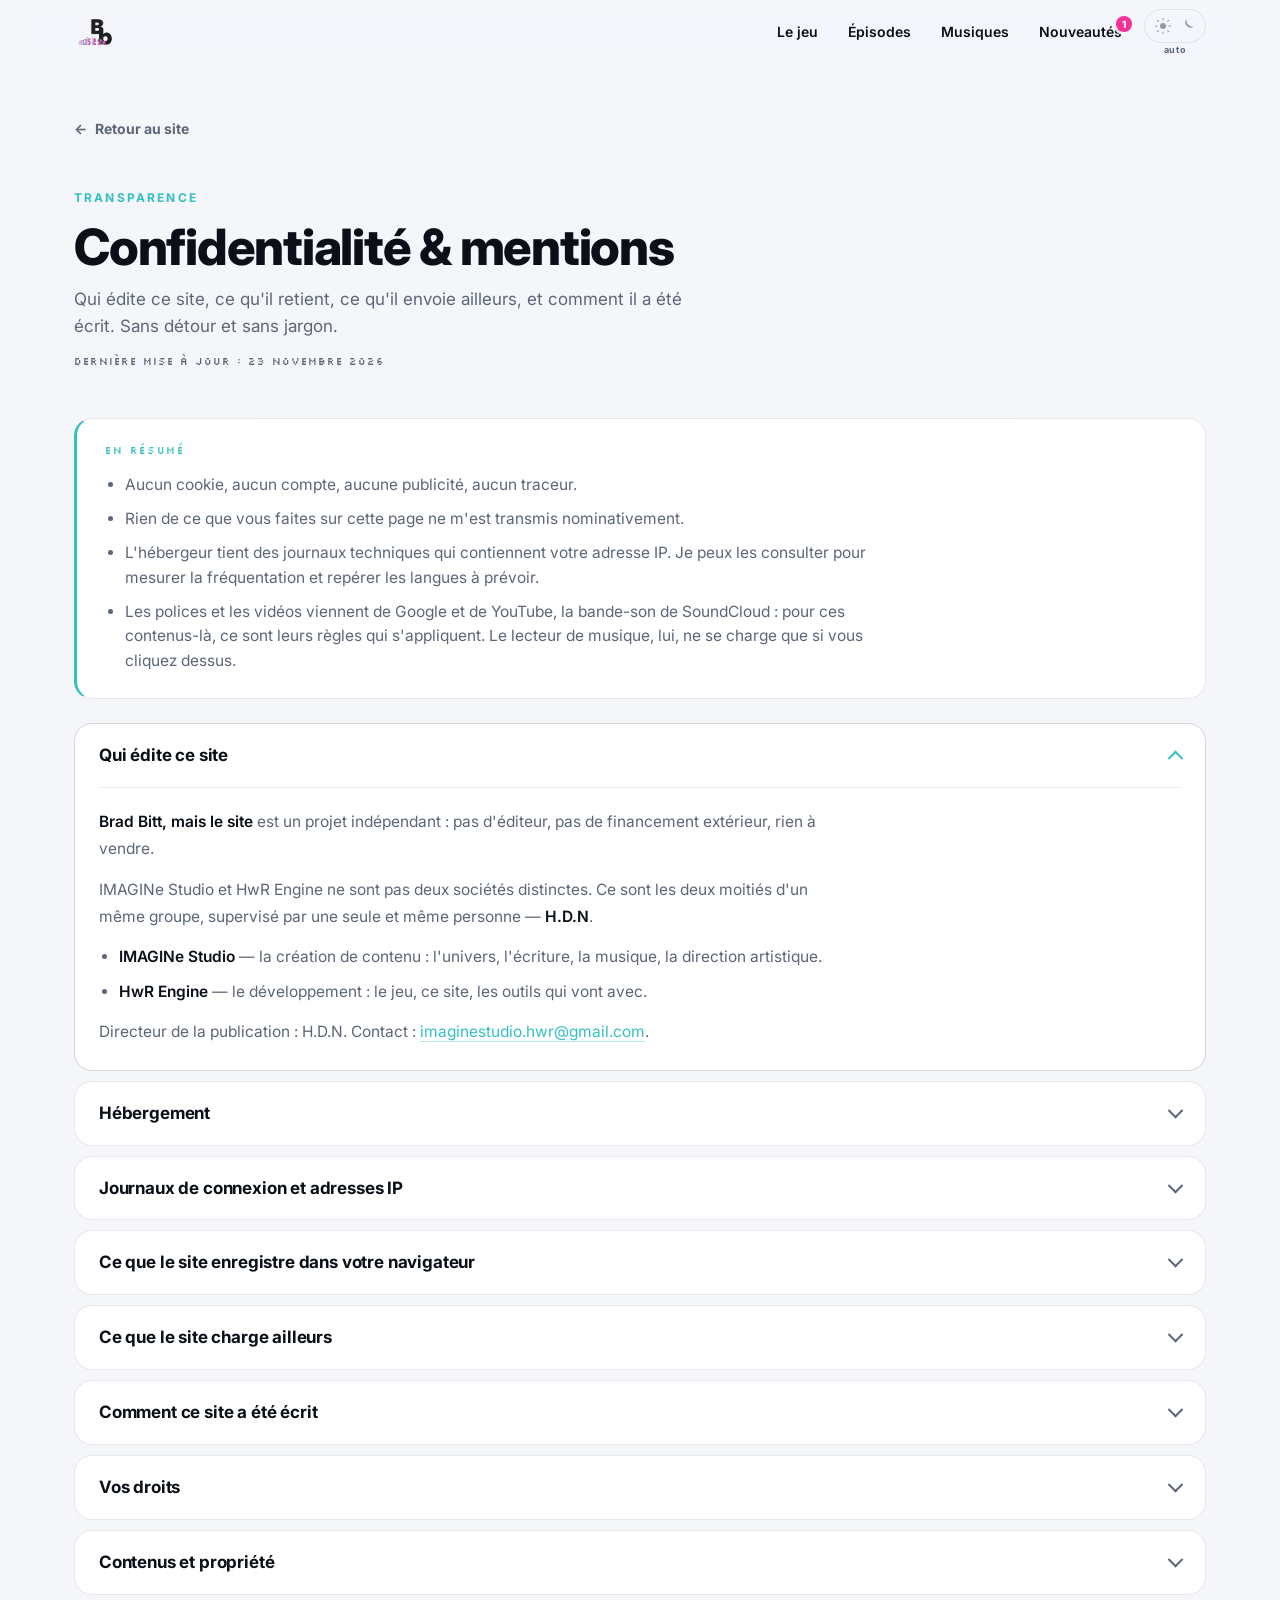
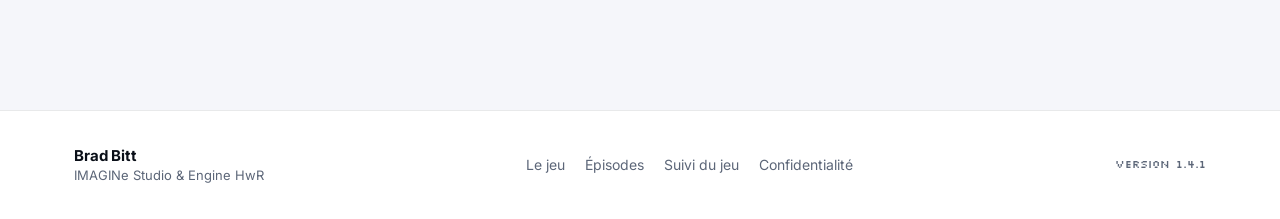
<file: confidentialite.html>
<!doctype html>
<html lang="fr">
<head>
  <meta charset="utf-8" />
  <meta name="viewport" content="width=device-width,initial-scale=1,viewport-fit=cover" />
  <title>Confidentialité &amp; mentions — Brad Bitt</title>
  <meta name="description" content="Qui édite Brad Bitt, mais le site, ce que le site enregistre, ce qu'il charge ailleurs, comment il a été écrit, et vos droits.">

  <link rel="preconnect" href="https://fonts.googleapis.com">
  <link rel="preconnect" href="https://fonts.gstatic.com" crossorigin>
  <link href="https://fonts.googleapis.com/css2?family=Inter:wght@300;400;500;600;700;800;900&family=Silkscreen:wght@400;700&display=swap" rel="stylesheet">

  <link rel="stylesheet" href="style.css">

  <!-- Favicon and app icons -->
  <link rel="icon" type="image/svg+xml" href="images/web/favicon.svg">
  <link rel="icon" type="image/png" sizes="96x96" href="images/web/favicon-96x96.png">
  <link rel="shortcut icon" href="favicon.ico">
  <link rel="apple-touch-icon" sizes="180x180" href="images/web/apple-touch-icon.png">
  <link rel="manifest" href="images/web/site.webmanifest">
  <meta name="theme-color" content="#08090d">
</head>
<body>
  <a class="skip-link" href="#app-main">Aller au contenu</a>

  <header class="site-header" role="banner">
    <div class="container header-inner">
      <a class="brand" href='/' aria-label="Brad Bitt — accueil">
        <img id="site-logo" src="images/logo bb site clair.png" alt="Logo Brad Bitt">
      </a>

      <nav class="mini-nav" aria-label="Navigation principale">
        <a class='nav-link' href='/jeu'>Le&nbsp;jeu</a>
        <a class="nav-link" href='/#episodes'>Épisodes</a>
        <a class="nav-link" href='/#music'>Musiques</a>

        <button class="nav-item" data-panel="news" id="btn-news">
          Nouveautés <span class="badge" id="news-badge" aria-label="nouvelle mise à jour">1</span>
        </button>

        <div class="theme-toggle-wrapper">
          <button id="theme-toggle" class="theme-toggle" aria-label="Changer le thème" title="Mode : automatique">
            <svg class="icon-sun" viewBox="0 0 24 24" width="18" height="18" aria-hidden="true">
              <circle cx="12" cy="12" r="4" fill="currentColor"></circle>
              <g stroke="currentColor" stroke-width="1.4" stroke-linecap="round">
                <line x1="12" y1="2" x2="12" y2="4"></line>
                <line x1="12" y1="20" x2="12" y2="22"></line>
                <line x1="2" y1="12" x2="4" y2="12"></line>
                <line x1="20" y1="12" x2="22" y2="12"></line>
                <line x1="4.5" y1="4.5" x2="6" y2="6"></line>
                <line x1="18" y1="18" x2="19.5" y2="19.5"></line>
                <line x1="4.5" y1="19.5" x2="6" y2="18"></line>
                <line x1="18" y1="6" x2="19.5" y2="4.5"></line>
              </g>
            </svg>
            <svg class="icon-moon" viewBox="0 0 24 24" width="18" height="18" aria-hidden="true">
              <path fill="currentColor" d="M21 12.8A9 9 0 0111.2 3 7 7 0 0021 12.8z"></path>
            </svg>
          </button>
          <span id="theme-mode-label" class="theme-mode-label" aria-hidden="true"></span>
        </div>
      </nav>
    </div>
  </header>

  <main id="app-main">
    <div class="container">
      <a class="retour" href="/"><span aria-hidden="true">←</span> Retour au site</a>
    </div>

    <!-- =================== CONFIDENTIALITÉ & MENTIONS ================== -->
    <section class="section legal legal-page" aria-labelledby="legal-title">
      <div class="container">
        <header class="section-head reveal">
          <p class="eyebrow">Transparence</p>
          <h2 id="legal-title">Confidentialité &amp; mentions</h2>
          <p class="section-lead">Qui édite ce site, ce qu'il retient, ce qu'il envoie ailleurs,
            et comment il a été écrit. Sans détour et sans jargon.</p>
          <p class="legal-date">Dernière mise à jour : 23 novembre 2026</p>
        </header>

        <div class="legal-tldr reveal">
          <p class="legal-tldr-title">En résumé</p>
          <ul>
            <li>Aucun cookie, aucun compte, aucune publicité, aucun traceur.</li>
            <li>Rien de ce que vous faites sur cette page ne m'est transmis nominativement.</li>
            <li>L'hébergeur tient des journaux techniques qui contiennent votre adresse IP.
              Je peux les consulter pour mesurer la fréquentation et repérer les langues à prévoir.</li>
            <li>Les polices et les vidéos viennent de Google et de YouTube, la bande-son de SoundCloud :
              pour ces contenus-là, ce sont leurs règles qui s'appliquent. Le lecteur de musique, lui,
              ne se charge que si vous cliquez dessus.</li>
          </ul>
        </div>

        <div class="legal-list">

          <details class="legal-item reveal" open>
            <summary><h3>Qui édite ce site</h3></summary>
            <div class="legal-body">
              <p><strong>Brad Bitt, mais le site</strong> est un projet indépendant : pas d'éditeur,
                pas de financement extérieur, rien à vendre.</p>
              <p>IMAGINe Studio et HwR Engine ne sont pas deux sociétés distinctes.
                Ce sont les deux moitiés d'un même groupe, supervisé par une seule et même
                personne — <strong>H.D.N</strong>.</p>
              <ul>
                <li><strong>IMAGINe Studio</strong> — la création de contenu : l'univers, l'écriture,
                  la musique, la direction artistique.</li>
                <li><strong>HwR Engine</strong> — le développement : le jeu, ce site, les outils
                  qui vont avec.</li>
              </ul>
              <p>Directeur de la publication : H.D.N. Contact :
                <a href="mailto:imaginestudio.hwr@gmail.com">imaginestudio.hwr@gmail.com</a>.</p>
            </div>
          </details>

          <details class="legal-item reveal">
            <summary><h3>Hébergement</h3></summary>
            <div class="legal-body">
              <p>Le site est hébergé par <strong>Netlify</strong> (Netlify&nbsp;Inc., San&nbsp;Francisco,
                États-Unis), qui distribue les pages depuis son réseau de serveurs.</p>
              <p>Comme chez tout hébergeur, les requêtes de votre navigateur transitent techniquement
                par son infrastructure, y compris par des serveurs situés hors de l'Union européenne.
                Netlify publie sa propre politique de confidentialité et propose aux éditeurs un accord
                de traitement des données prévu pour le RGPD.</p>
              <p><a href="https://www.netlify.com/privacy/" target="_blank" rel="noopener noreferrer">Politique
                de confidentialité de Netlify <span class="ext" aria-hidden="true">↗</span></a></p>
            </div>
          </details>

          <details class="legal-item reveal">
            <summary><h3>Journaux de connexion et adresses IP</h3></summary>
            <div class="legal-body">
              <p>L'hébergeur conserve des journaux techniques des requêtes reçues. Ils contiennent
                notamment l'<strong>adresse IP</strong>, la date et l'heure, la page demandée et le type
                de navigateur. En tant qu'éditeur du site, je peux y accéder.</p>
              <p><strong>Ce que j'en fais.</strong> Je peux être amené à les consulter pour comprendre
                le flux du site — combien de visites, sur quelles pages — et les zones géographiques
                d'où partent les demandes de connexion. Le but est concret : savoir s'il faut un jour
                proposer le site dans d'autres langues.</p>
              <p><strong>Ce que je n'en fais pas.</strong> Aucun profilage, aucune revente, aucun partage,
                aucun recoupement avec d'autres sources, aucune tentative d'identifier qui que ce soit
                derrière une adresse.</p>
              <p><strong>Base légale.</strong> L'intérêt légitime (article 6.1.f du RGPD) : faire
                fonctionner le site, le sécuriser et l'améliorer.</p>
              <p><strong>Conservation.</strong> Ces journaux sont conservés par l'hébergeur selon sa
                propre politique de rétention. Je n'en constitue ni copie ni archive de mon côté.</p>
            </div>
          </details>

          <details class="legal-item reveal">
            <summary><h3>Ce que le site enregistre dans votre navigateur</h3></summary>
            <div class="legal-body">
              <p><strong>Aucun cookie.</strong> Pas de compte, pas de formulaire, pas d'inscription,
                pas de mesure d'audience.</p>
              <p>Deux valeurs sont écrites dans le stockage local de votre navigateur, uniquement
                pour votre confort de lecture :</p>
              <ul>
                <li><code>brad_theme_pref</code> — le thème que vous avez choisi
                  (automatique, clair ou sombre).</li>
                <li><code>brad_news_seen_v</code> — la dernière version des nouveautés que vous avez
                  ouverte, pour ne pas vous remontrer la pastille indéfiniment.</li>
              </ul>
              <p>Ces deux valeurs ne quittent jamais votre appareil et ne me sont jamais transmises.
                Vider les données de site dans votre navigateur les efface.</p>
            </div>
          </details>

          <details class="legal-item reveal">
            <summary><h3>Ce que le site charge ailleurs</h3></summary>
            <div class="legal-body">
              <p>Deux éléments de la page sont servis par des tiers. Votre navigateur les contacte
                directement, et ces tiers reçoivent donc votre adresse IP.</p>
              <ul>
                <li><strong>Les polices de caractères</strong> (Inter et Silkscreen) sont chargées depuis
                  Google&nbsp;Fonts — <code>fonts.googleapis.com</code> et <code>fonts.gstatic.com</code>.</li>
                <li><strong>Les vignettes des épisodes</strong> proviennent de <code>i.ytimg.com</code>,
                  un domaine de YouTube.</li>
              </ul>
              <p>Quand vous lancez un épisode, le lecteur YouTube s'ouvre dans la page : à partir de là,
                ce sont les conditions de YouTube qui s'appliquent, cookies compris.</p>
              <p><strong>La bande-son</strong> est hébergée par <strong>SoundCloud</strong>. Son lecteur
                n'est chargé qu'au moment où vous cliquez sur la pochette : tant que vous ne le faites pas,
                rien n'est demandé à SoundCloud et votre adresse IP ne lui parvient pas. Une fois le lecteur
                ouvert, ce sont les conditions de SoundCloud qui s'appliquent.</p>
              <p><a href="https://soundcloud.com/pages/privacy" target="_blank" rel="noopener noreferrer">Politique
                de confidentialité de SoundCloud <span class="ext" aria-hidden="true">&#8599;</span></a></p>
              <p>Ces services sont opérés par Google. Je n'ai accès à aucune donnée les concernant.</p>
              <p><a href="https://policies.google.com/privacy" target="_blank" rel="noopener noreferrer">Règles
                de confidentialité de Google <span class="ext" aria-hidden="true">↗</span></a></p>
            </div>
          </details>

          <details class="legal-item reveal">
            <summary><h3>Comment ce site a été écrit</h3></summary>
            <div class="legal-body">
              <p>Le code et les textes de ce site ont été produits avec l'aide de plusieurs agents
                conversationnels (IA), principalement <strong>Claude Opus 5</strong>, d'Anthropic.
                Une partie des notes de conception du jeu l'a été également.</p>
              <p>Rien de tout cela n'est autonome. Chaque direction artistique, chaque texte, chaque
                correction est <strong>demandée, relue et validée par une personne</strong> : le créateur
                d'IMAGINe Studio. L'IA exécute, elle ne décide pas. Les choix de conception, le ton
                et les informations publiées ici relèvent de la responsabilité de l'éditeur.</p>
              <p>Les échanges ayant servi à produire ce site relèvent des conditions d'utilisation
                d'Anthropic. Point important&nbsp;: <strong>aucune donnée de visiteur n'est envoyée à un
                système d'IA</strong>. Rien de ce que vous faites sur ce site n'alimente un modèle.</p>
              <p><a href="https://www.anthropic.com/legal/aup" target="_blank" rel="noopener noreferrer">Politique
                d'usage d'Anthropic <span class="ext" aria-hidden="true">↗</span></a></p>
            </div>
          </details>

          <details class="legal-item reveal">
            <summary><h3>Vos droits</h3></summary>
            <div class="legal-body">
              <p>Le règlement européen sur la protection des données (RGPD) vous donne un droit d'accès,
                de rectification, d'effacement, de limitation et d'opposition sur les données qui vous
                concernent.</p>
              <p>En pratique, ce site ne retient de vous qu'une trace technique dans les journaux
                de l'hébergeur. Pour toute demande ou toute question :
                <a href="mailto:imaginestudio.hwr@gmail.com">imaginestudio.hwr@gmail.com</a>.
                Je réponds dans un délai raisonnable, et au plus tard sous un mois.</p>
              <p>Si vous estimez que vos droits ne sont pas respectés, vous pouvez saisir l'autorité
                de contrôle compétente — en France, la
                <a href="https://www.cnil.fr" target="_blank" rel="noopener noreferrer">CNIL <span class="ext" aria-hidden="true">↗</span></a>.</p>
            </div>
          </details>

          <details class="legal-item reveal">
            <summary><h3>Contenus et propriété</h3></summary>
            <div class="legal-body">
              <p>Brad Bitt, son univers, ses personnages, ses visuels et sa musique sont la propriété
                de leur créateur. Les captures présentées sur ce site proviennent du prototype du jeu.</p>
              <p>Ce site est un projet personnel et indépendant, sans lien avec les marques ou services
                cités. Les noms mentionnés appartiennent à leurs détenteurs respectifs.</p>
            </div>
          </details>

        </div>
      </div>
    </section>
  </main>

  <footer class="site-footer">
    <div class="container footer-inner">
      <div class="footer-brand">
        <strong>Brad Bitt</strong>
        <span>IMAGINe Studio &amp; Engine HwR</span>
      </div>
      <nav class="footer-links" aria-label="Liens de pied de page">
        <a href='/jeu'>Le jeu</a>
        <a href='/#episodes'>Épisodes</a>
        <a href="https://bradbprog.netlify.app" target="_blank" rel="noopener noreferrer">Suivi du jeu</a>
        <a href='/confidentialite'>Confidentialité</a>
      </nav>
      <div class="footer-version">Version 1.4.1</div>
    </div>
  </footer>

  <div id="overlay" class="overlay hidden" role="dialog" aria-modal="true" aria-hidden="true">
    <div class="overlay-inner" id="overlay-inner" tabindex="-1" role="document">
      <button class="close" id="overlay-close" aria-label="Fermer">
        <svg viewBox="0 0 24 24" width="15" height="15" aria-hidden="true">
          <path fill="none" stroke="currentColor" stroke-width="2.2" stroke-linecap="round" d="M6 6l12 12M18 6L6 18"/>
        </svg>
      </button>
      <div id="overlay-content" class="overlay-content" tabindex="0"></div>
    </div>
  </div>

  <script src="script.js" defer></script>
</body>
</html>
</file>
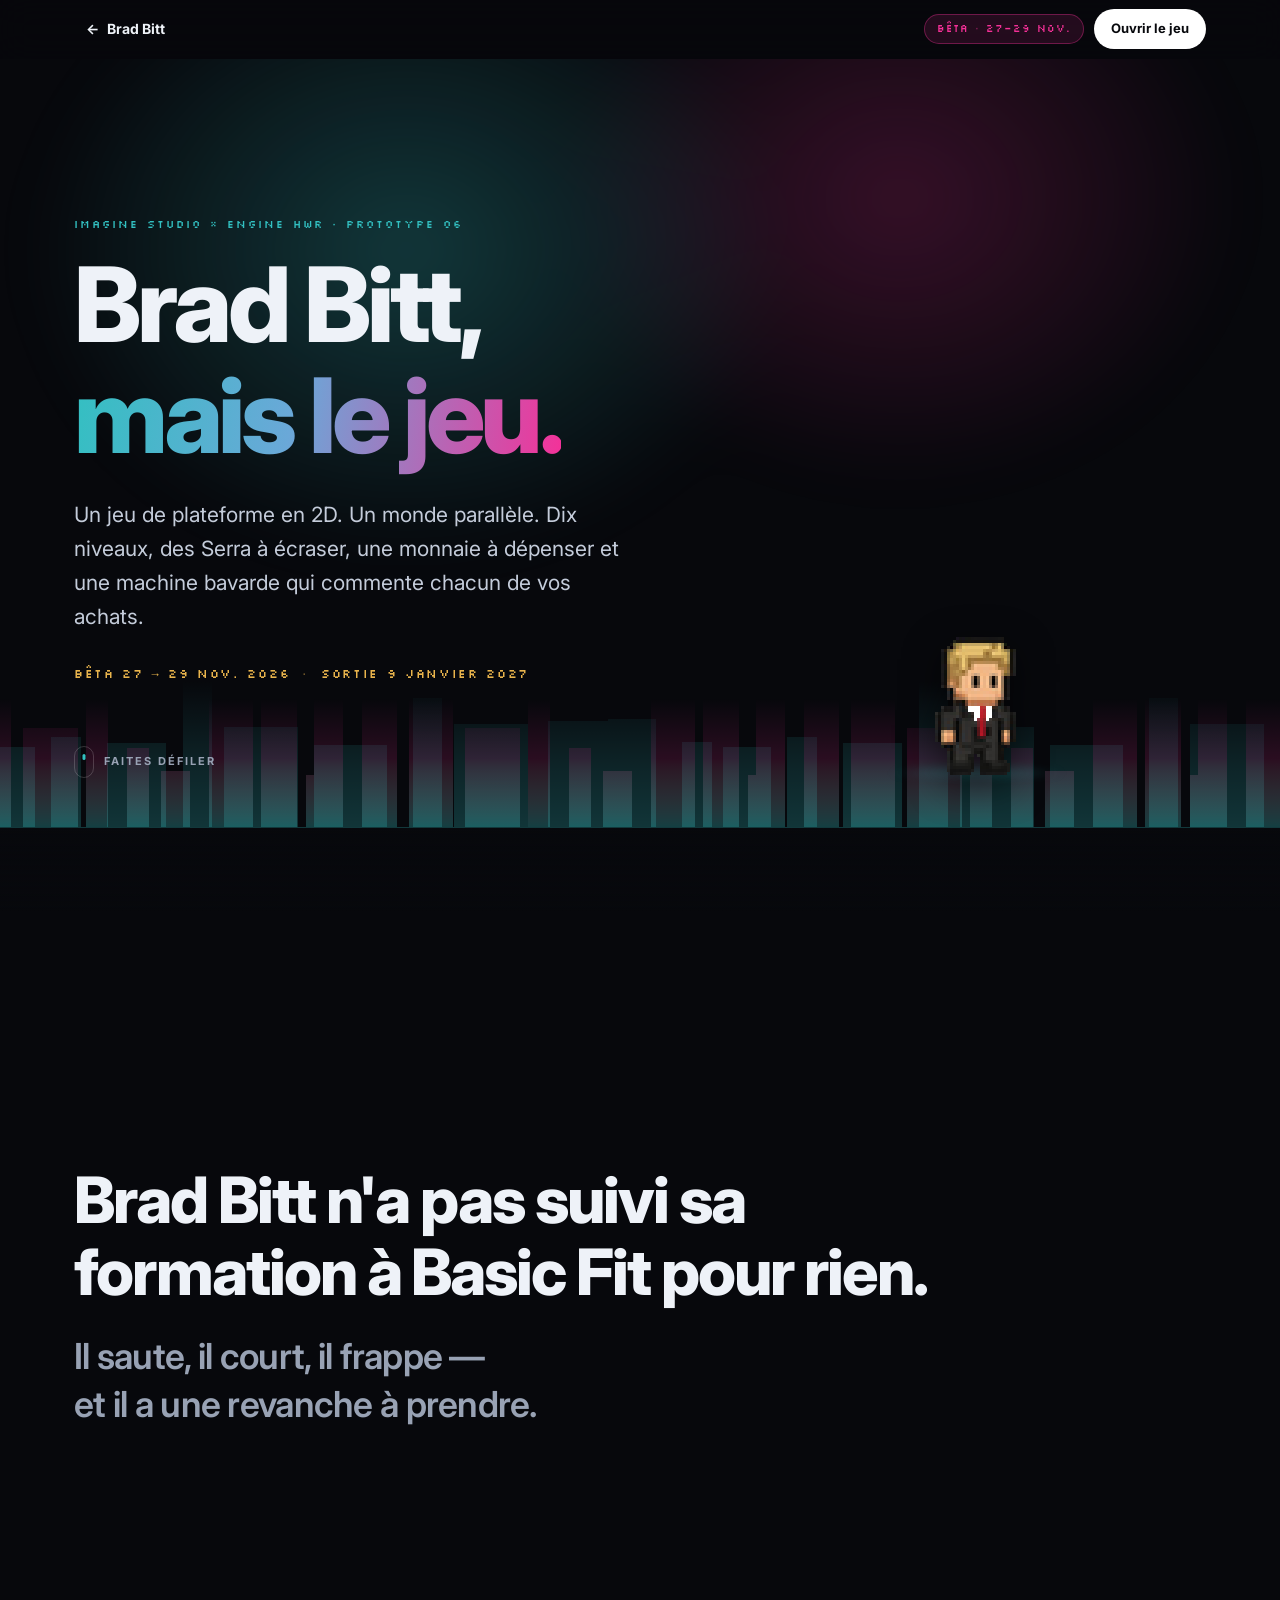
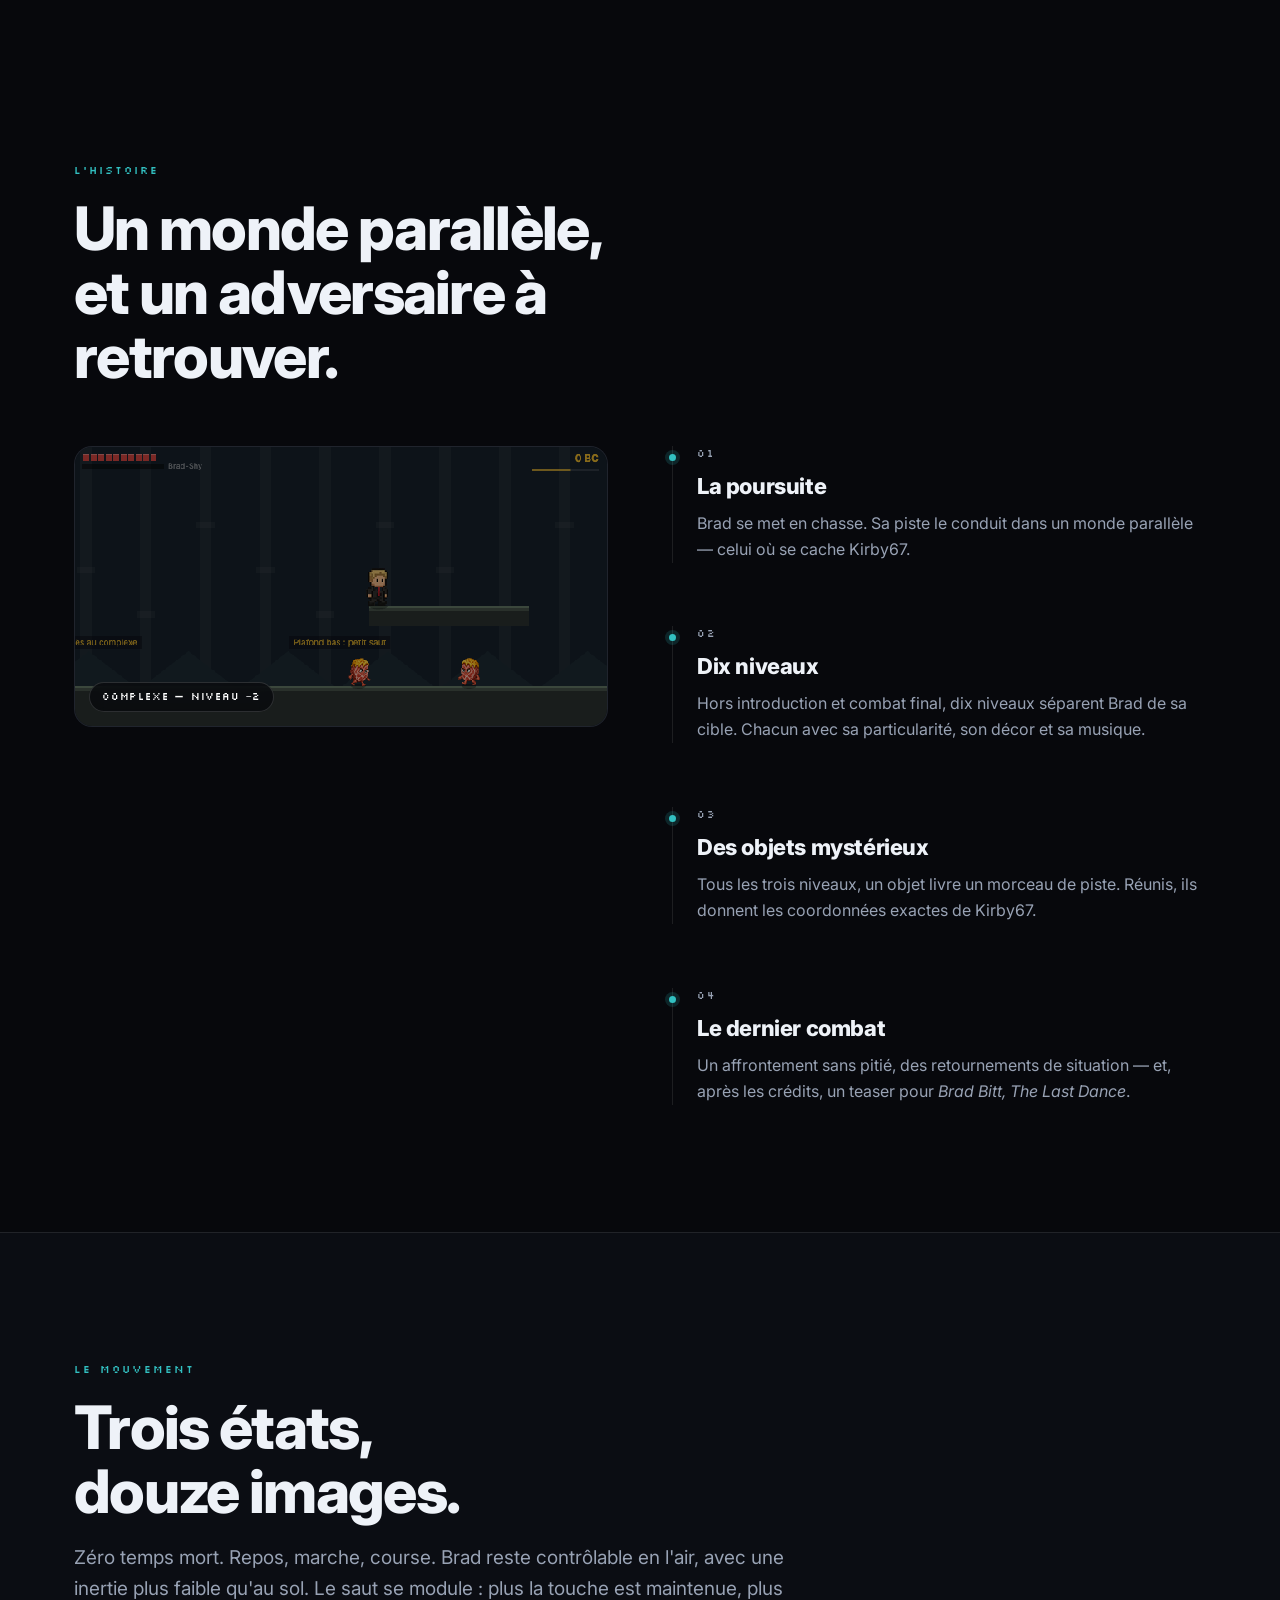
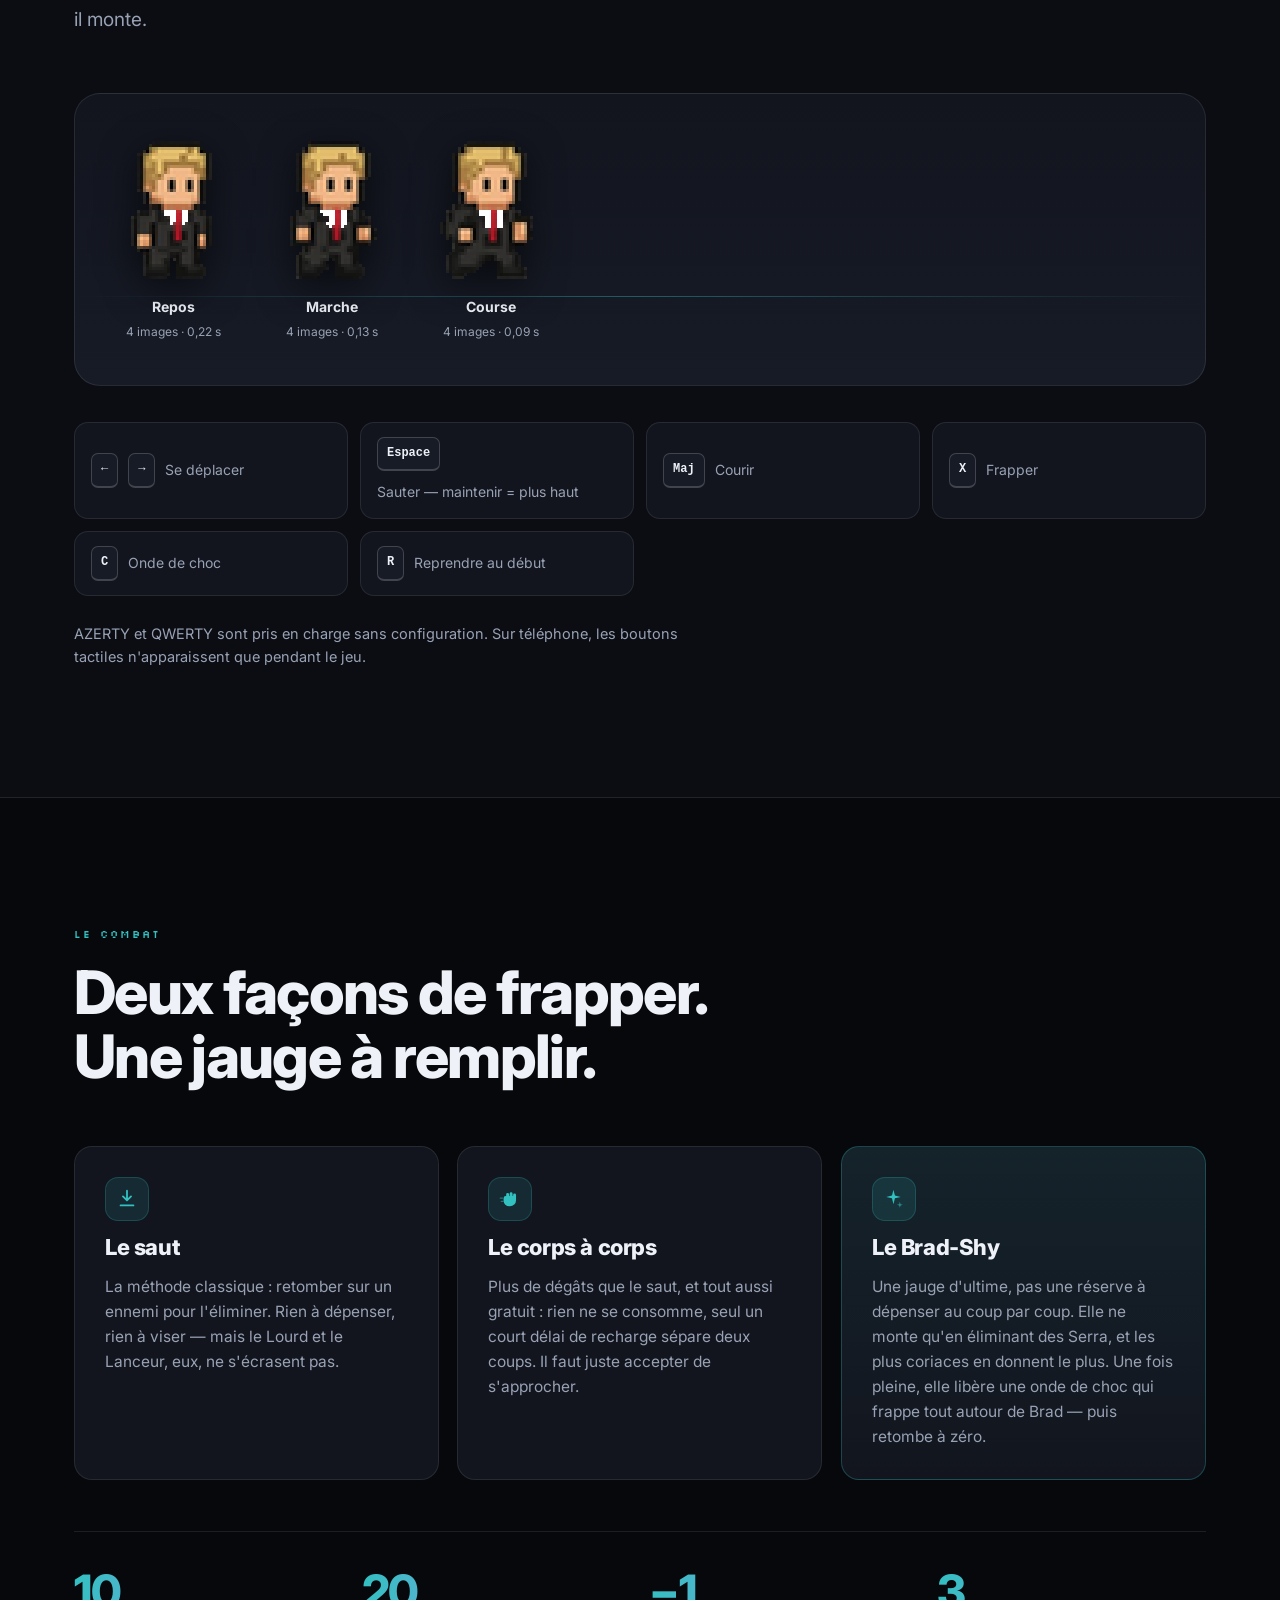
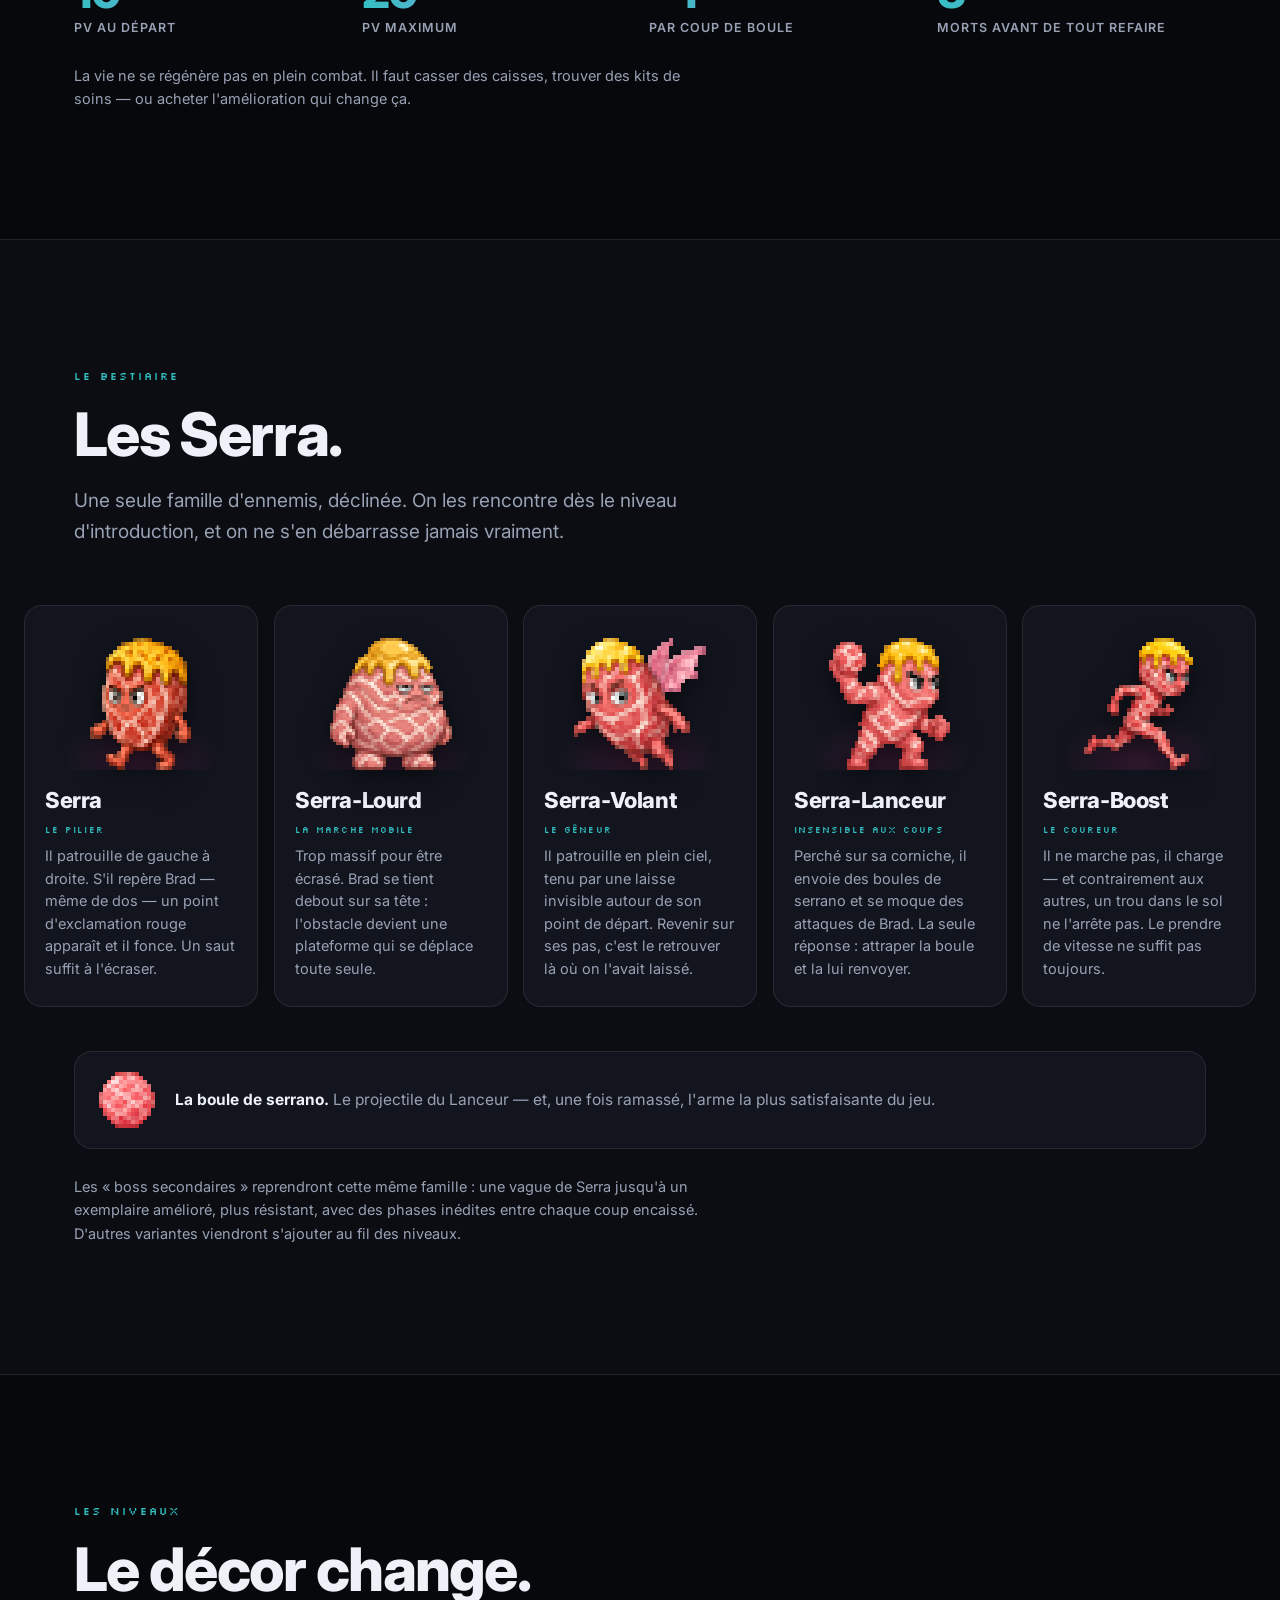
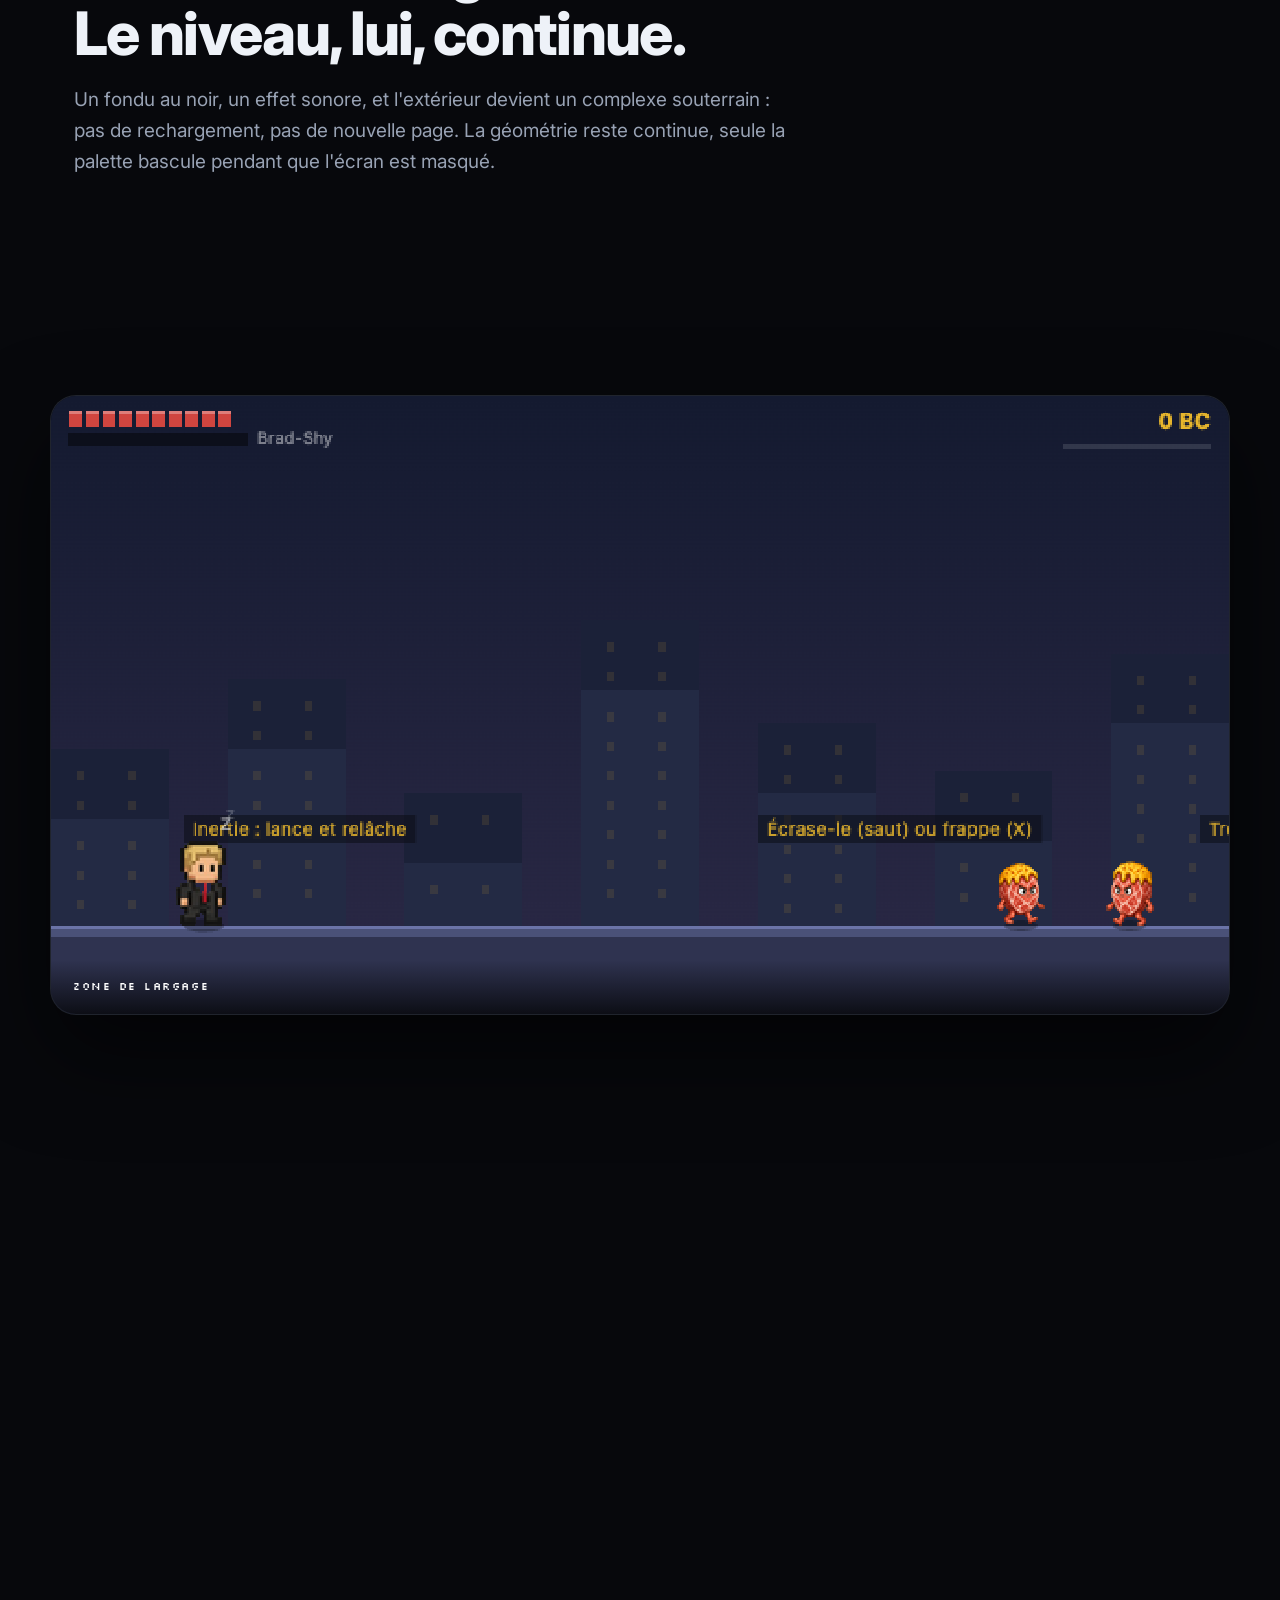
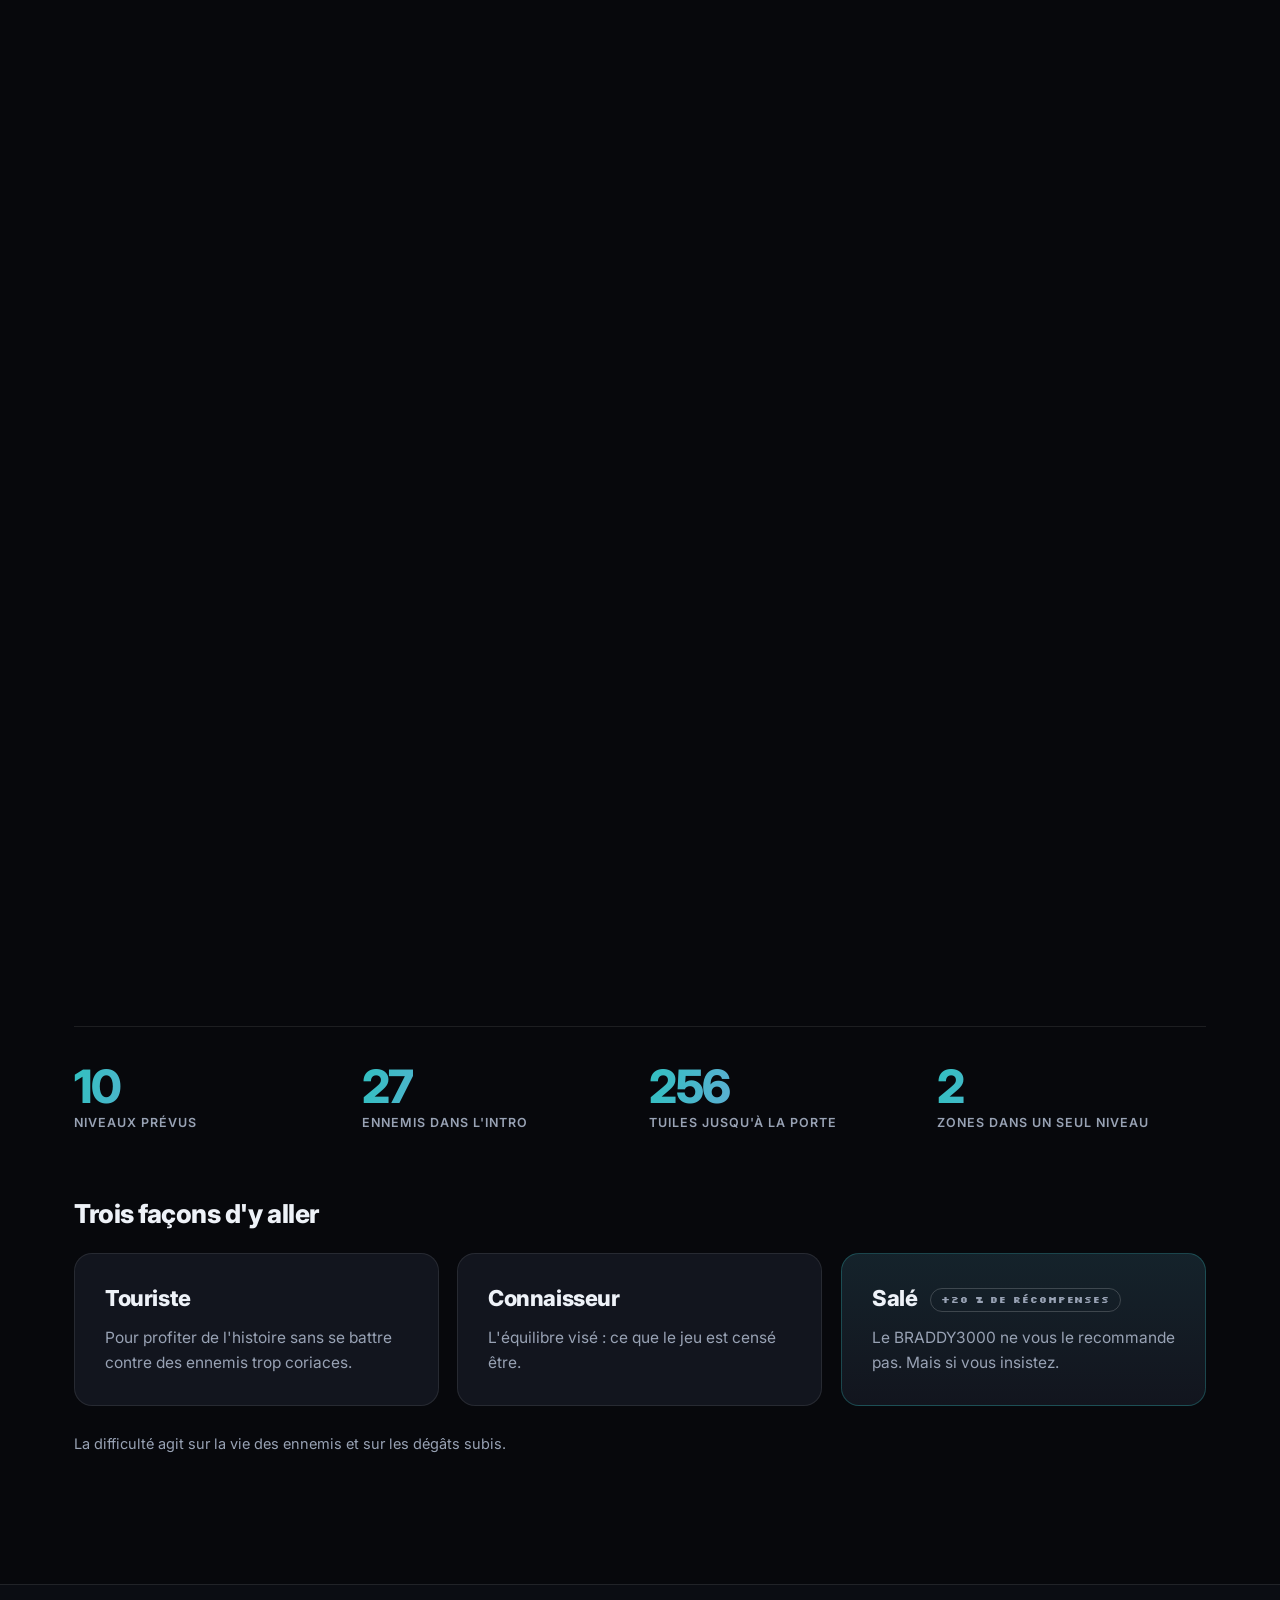
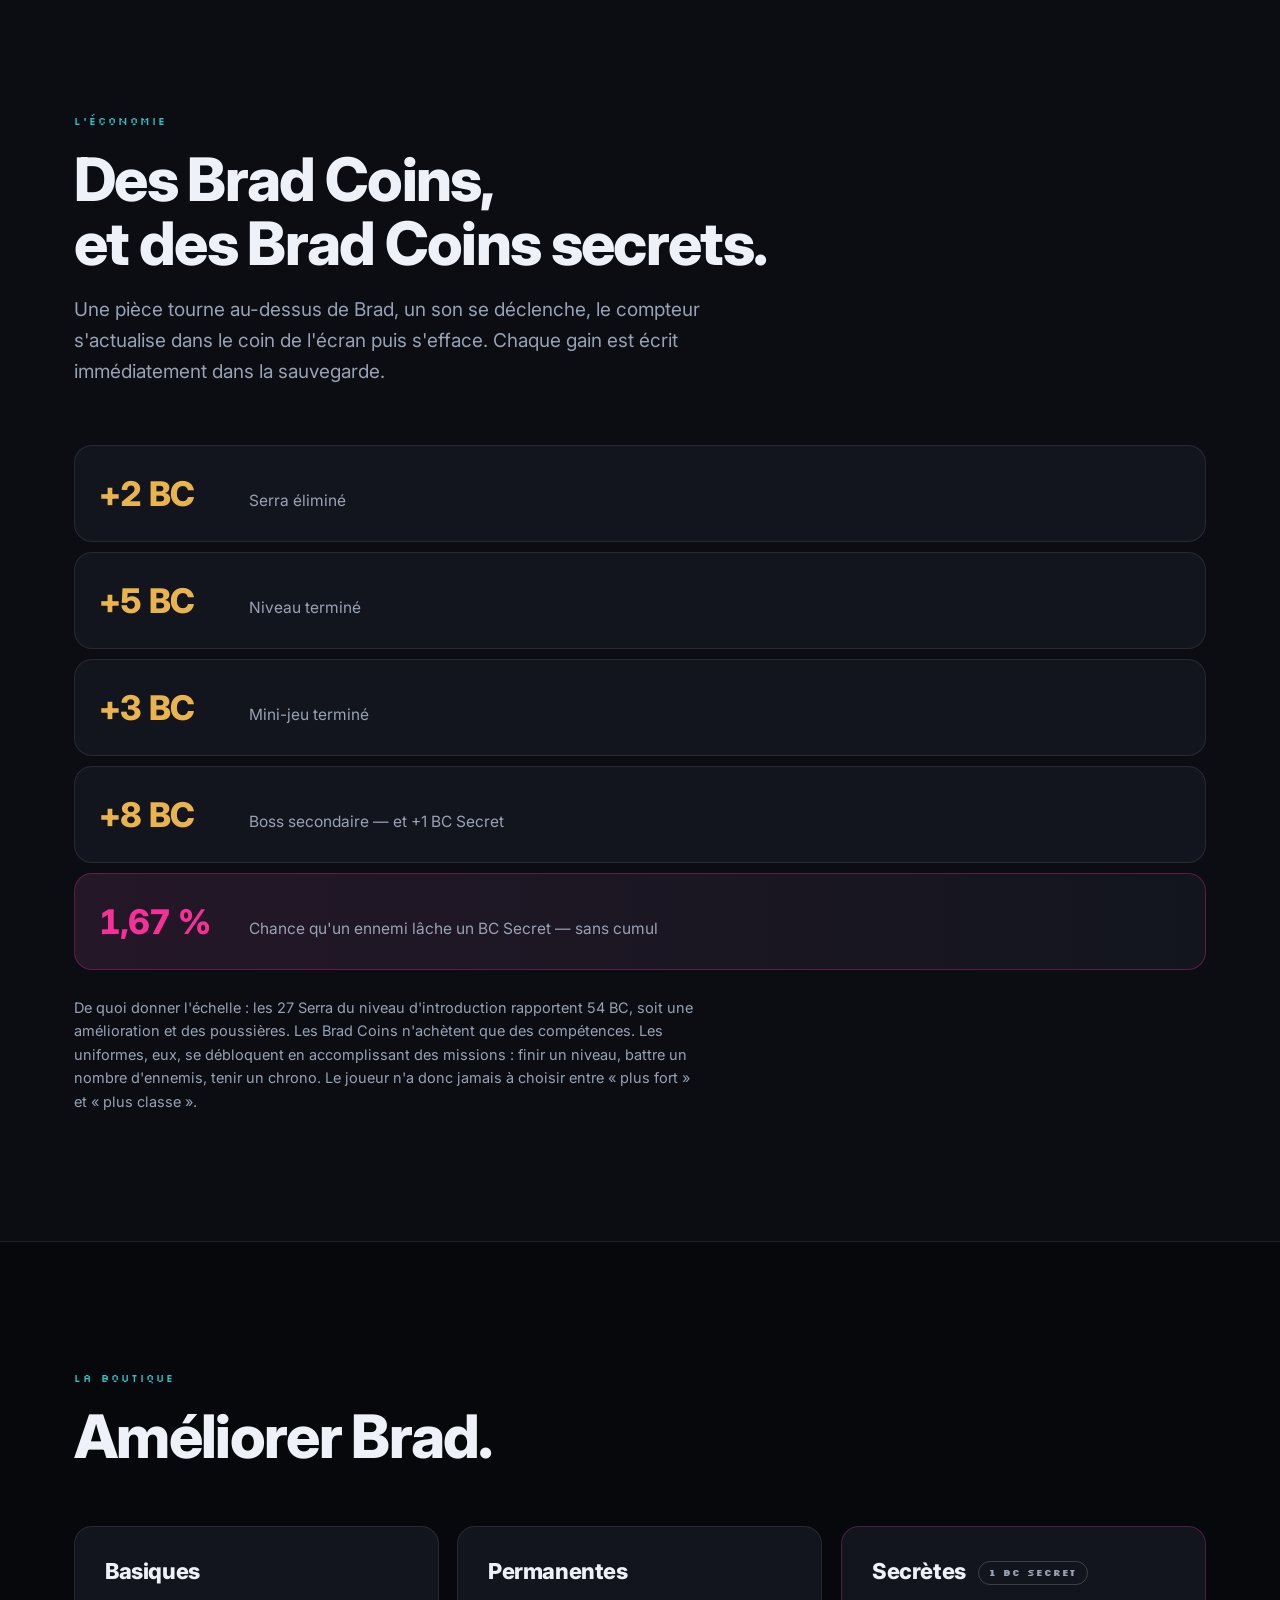
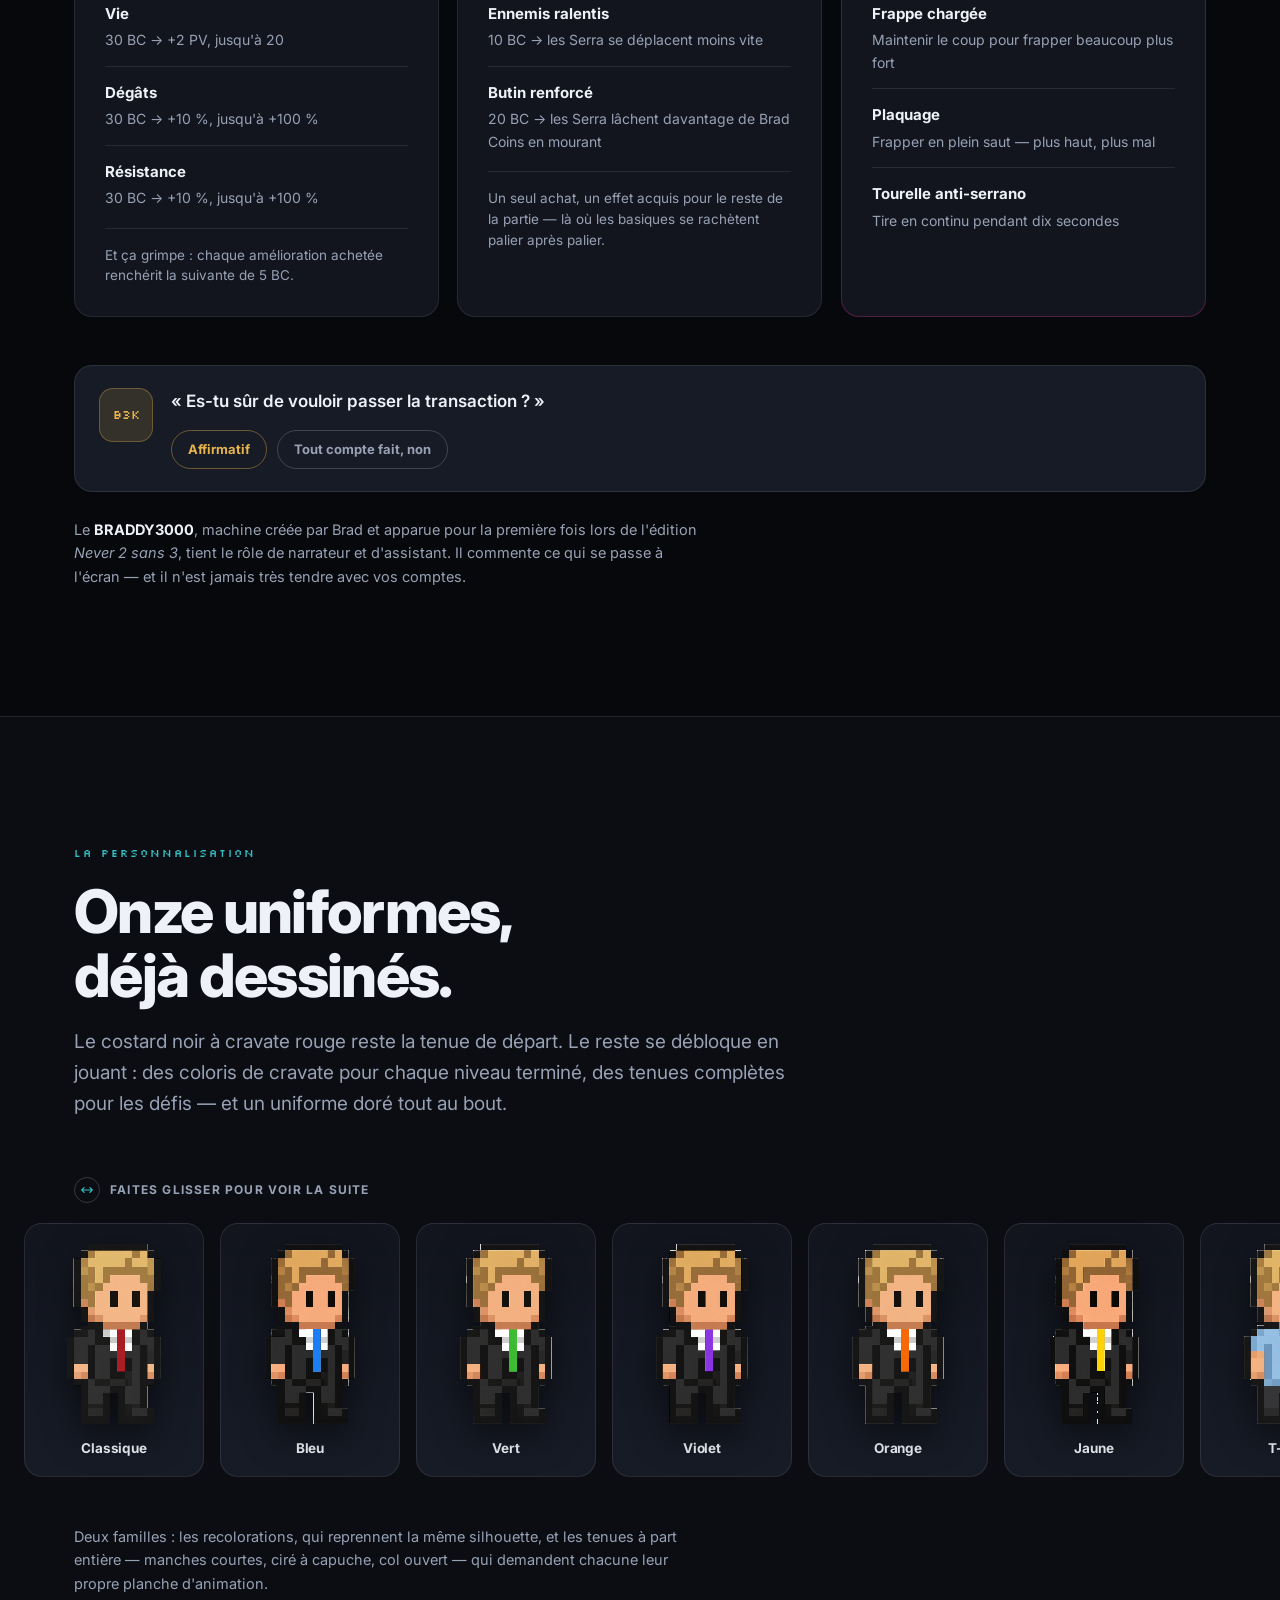
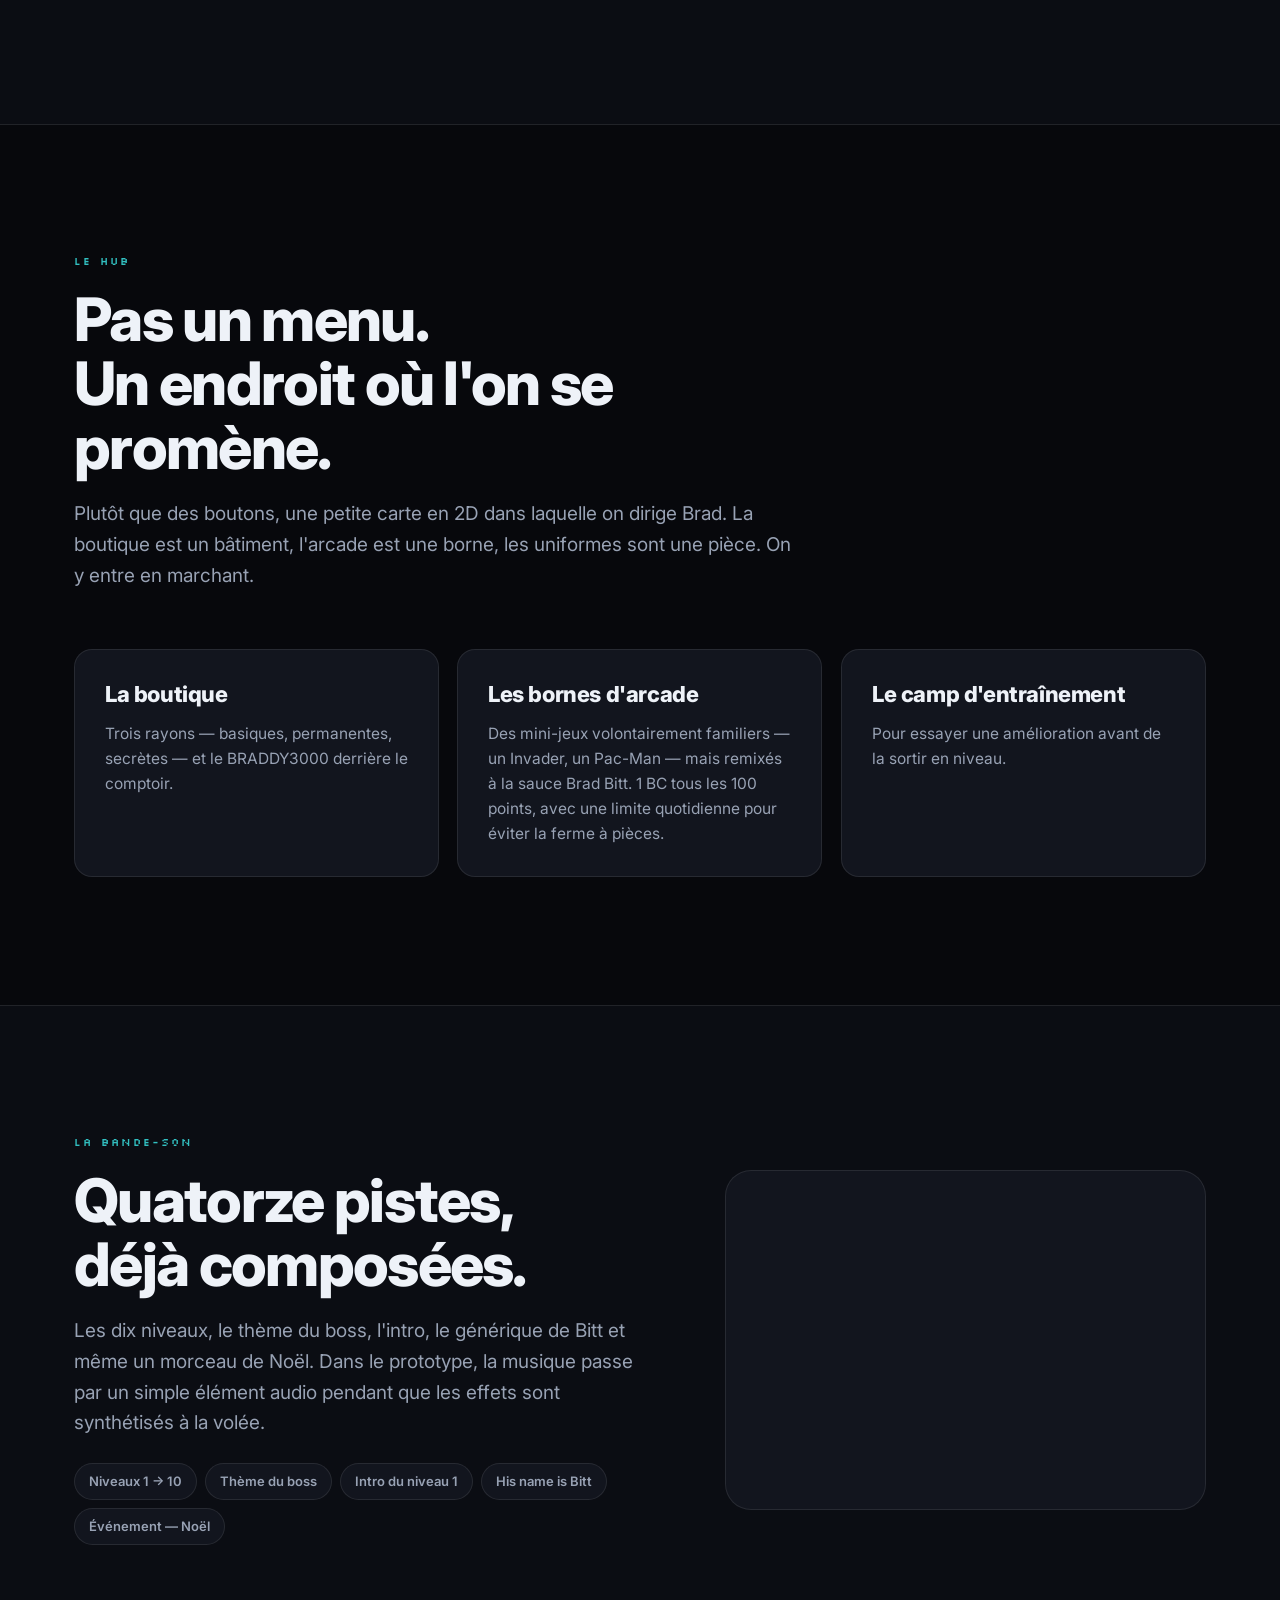
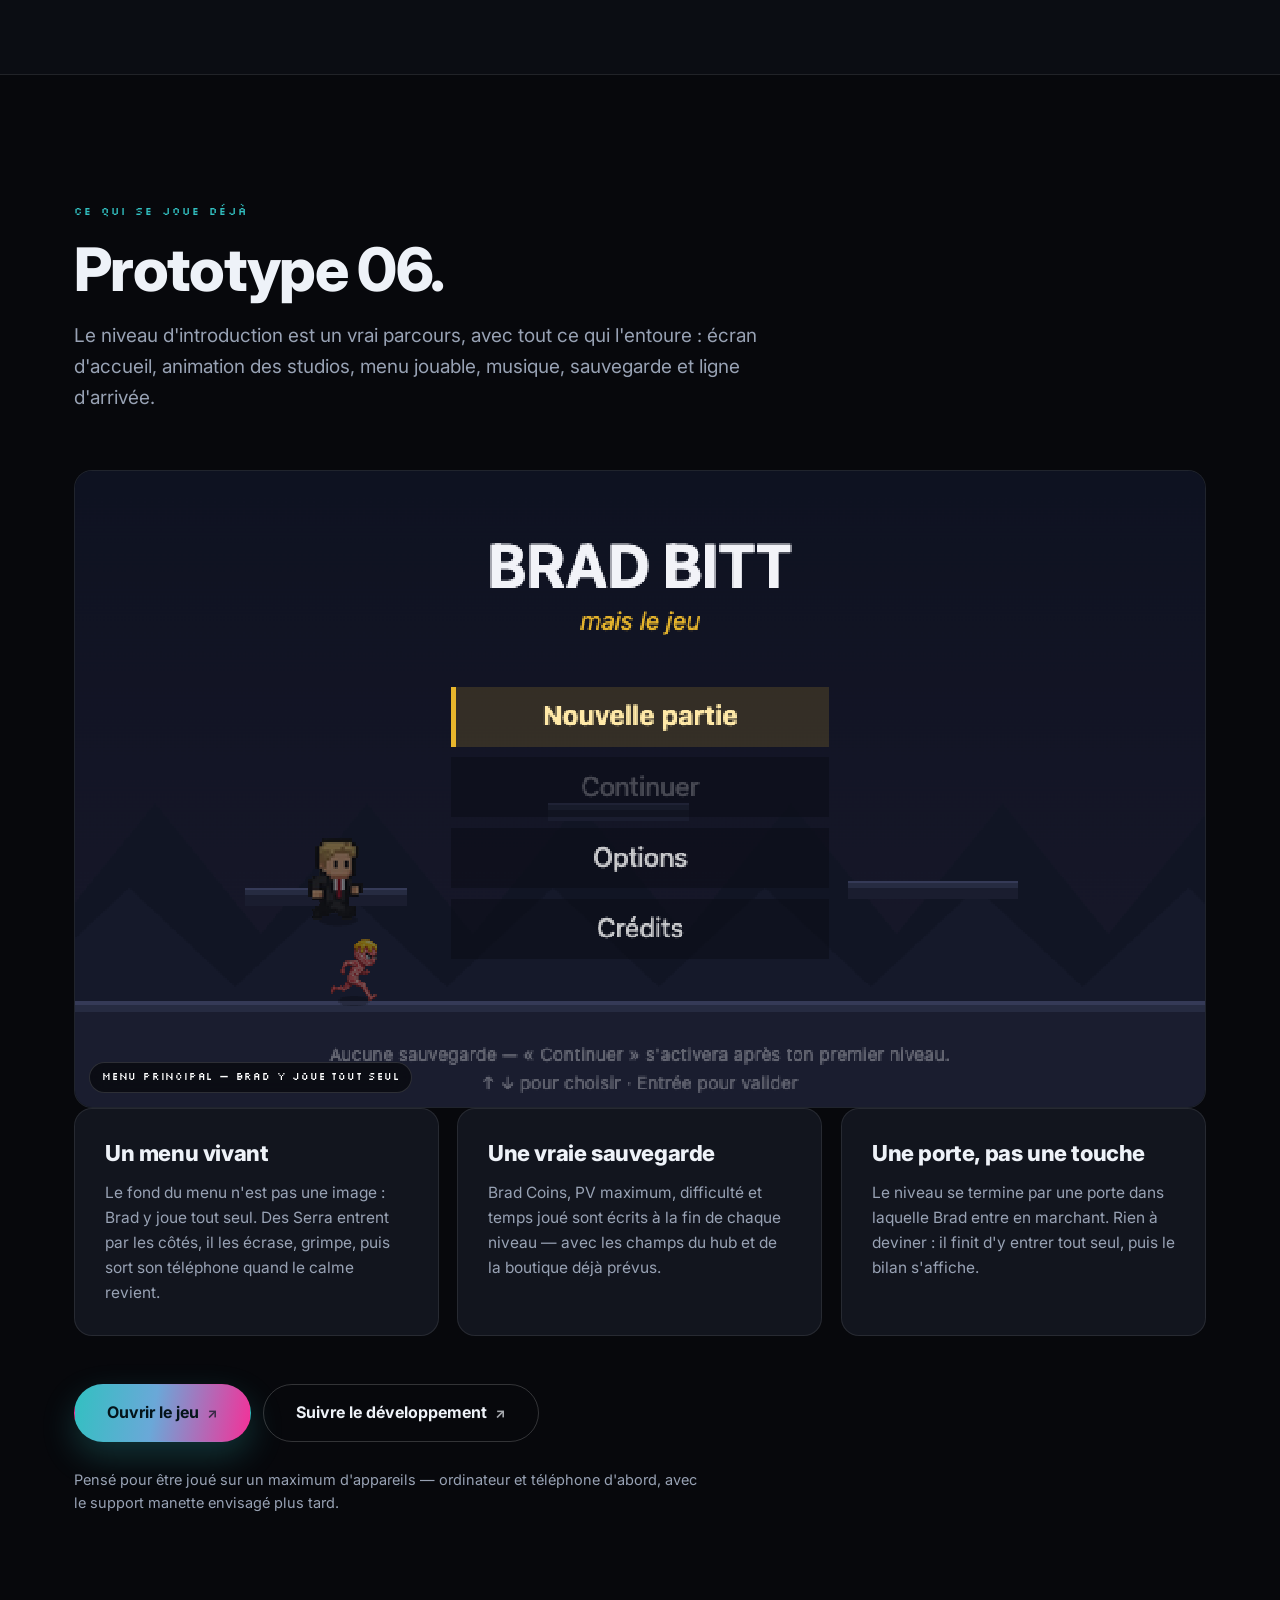
<file: jeu.html>
<!doctype html>
<html lang="fr">
<head>
  <meta charset="utf-8">
  <meta name="viewport" content="width=device-width,initial-scale=1,viewport-fit=cover">
  <title>Brad Bitt, mais le jeu — la présentation</title>
  <meta name="description" content="Brad Bitt, mais le jeu : l'histoire, les déplacements, le combat, les Serra, les niveaux, les Brad Coins, les uniformes et la feuille de route. Bêta du 27 au 29 novembre 2026, sortie le 9 janvier 2027.">

  <link rel="preconnect" href="https://fonts.googleapis.com">
  <link rel="preconnect" href="https://fonts.gstatic.com" crossorigin>
  <link href="https://fonts.googleapis.com/css2?family=Inter:wght@300;400;500;600;700;800;900&family=Silkscreen:wght@400;700&display=swap" rel="stylesheet">

  <link rel="stylesheet" href="jeu.css">

  <link rel="icon" type="image/svg+xml" href="images/web/favicon.svg">
  <link rel="icon" type="image/png" sizes="96x96" href="images/web/favicon-96x96.png">
  <link rel="shortcut icon" href="favicon.ico">
  <link rel="apple-touch-icon" sizes="180x180" href="images/web/apple-touch-icon.png">
  <meta name="theme-color" content="#07080c">
</head>
<body>
  <a class="skip-link" href="#hero">Aller au contenu</a>

  <div class="progress" aria-hidden="true"><span id="progress-bar"></span></div>

  <header class="bar">
    <div class="wrap bar-inner">
      <a class='bar-back' href='/'>
        <span aria-hidden="true">←</span> Brad&nbsp;Bitt
      </a>
      <p class="bar-title" id="bar-title">mais le jeu</p>
      <div class="bar-right">
        <a class="bar-pill bar-pill-lien" href="/#beta">Bêta <span class="beta-sep">·</span> 27–29 nov.</a>
        <a class="btn btn-mini" href="https://bbittmaislejeu.netlify.app" target="_blank" rel="noopener noreferrer">Ouvrir le jeu</a>
      </div>
    </div>
  </header>

  <main>

  <!-- ============================== HERO ============================== -->
  <section class="hero" id="hero">
    <div class="hero-art" aria-hidden="true">
      <div class="hero-aura"></div>
      <div class="hero-sky hero-sky-far"></div>
      <div class="hero-sky hero-sky-near"></div>
      <div class="hero-floor"></div>
    </div>

    <div class="wrap hero-inner">
      <div class="hero-copy">
        <p class="kicker up">IMAGINe Studio <span aria-hidden="true">×</span> Engine HwR · Prototype 06</p>
        <h1 class="up">Brad Bitt,<br><span class="grad">mais le jeu.</span></h1>
        <p class="hero-lead up">Un jeu de plateforme en 2D. Un monde parallèle.
          Dix niveaux, des Serra à écraser, une monnaie à dépenser
          et une machine bavarde qui commente chacun de vos achats.</p>
        <p class="hero-date up">
          <strong>Bêta 27 <span aria-hidden="true">→</span><span class="sr-only">au</span> 29 nov. 2026</strong>
          <span class="hero-date-sep" aria-hidden="true">·</span>
          <strong>Sortie 9 janvier 2027</strong>
        </p>
        <div class="hero-cue up" aria-hidden="true"><span></span>Faites défiler</div>
      </div>

      <div class="hero-figure up" aria-hidden="true">
        <div class="brad brad-repos brad-xl"></div>
      </div>
    </div>
  </section>

  <!-- ============================ PROMESSE ============================ -->
  <section class="statement" id="promesse">
    <div class="wrap">
      <p class="big">
        <span class="up">Brad Bitt n'a pas suivi sa formation à Basic&nbsp;Fit pour rien.</span>
        <span class="up dim">Il saute, il court, il frappe —<br>et il a une revanche à prendre.</span>
      </p>
    </div>
  </section>

  <!-- ============================ HISTOIRE ============================ -->
  <section class="section" id="histoire">
    <div class="wrap">
      <header class="head up">
        <p class="kicker">L'histoire</p>
        <h2>Un monde parallèle,<br>et un adversaire à retrouver.</h2>
      </header>
    </div>

    <div class="wrap split">
      <div class="split-media">
        <div class="frame up">
          <img src="images/jeu/captures/complexe.png" alt="Capture du jeu : le complexe, niveau −2, avec un Serra-Lanceur sur une plateforme" loading="lazy" width="1920" height="1008">
          <span class="frame-tag">Complexe — niveau −2</span>
        </div>
      </div>

      <ol class="steps">
        <li class="up">
          <span class="step-num">01</span>
          <h3>La poursuite</h3>
          <p>Brad se met en chasse. Sa piste le conduit dans un monde parallèle —
            celui où se cache Kirby67.</p>
        </li>
        <li class="up">
          <span class="step-num">02</span>
          <h3>Dix niveaux</h3>
          <p>Hors introduction et combat final, dix niveaux séparent Brad de sa cible.
            Chacun avec sa particularité, son décor et sa musique.</p>
        </li>
        <li class="up">
          <span class="step-num">03</span>
          <h3>Des objets mystérieux</h3>
          <p>Tous les trois niveaux, un objet livre un morceau de piste.
            Réunis, ils donnent les coordonnées exactes de Kirby67.</p>
        </li>
        <li class="up">
          <span class="step-num">04</span>
          <h3>Le dernier combat</h3>
          <p>Un affrontement sans pitié, des retournements de situation —
            et, après les crédits, un teaser pour <em>Brad Bitt, The Last Dance</em>.</p>
        </li>
      </ol>
    </div>
  </section>

  <!-- =========================== MOUVEMENT =========================== -->
  <section class="section alt" id="mouvement">
    <div class="wrap">
      <header class="head up">
        <p class="kicker">Le mouvement</p>
        <h2>Trois états,<br>douze images.</h2>
        <p class="lead">Zéro temps mort. Repos, marche, course. Brad reste contrôlable en l'air, avec une inertie plus faible
          qu'au sol. Le saut se module : plus la touche est maintenue, plus il monte.</p>
      </header>

      <div class="sprites up">
        <figure><div class="brad brad-repos"></div><figcaption>Repos<span>4 images · 0,22 s</span></figcaption></figure>
        <figure><div class="brad brad-marche"></div><figcaption>Marche<span>4 images · 0,13 s</span></figcaption></figure>
        <figure><div class="brad brad-course"></div><figcaption>Course<span>4 images · 0,09 s</span></figcaption></figure>
      </div>

      <div class="keys up">
        <div class="key"><kbd>←</kbd><kbd>→</kbd><span>Se déplacer</span></div>
        <div class="key"><kbd>Espace</kbd><span>Sauter — maintenir&nbsp;= plus haut</span></div>
        <div class="key"><kbd>Maj</kbd><span>Courir</span></div>
        <div class="key"><kbd>X</kbd><span>Frapper</span></div>
        <div class="key"><kbd>C</kbd><span>Onde de choc</span></div>
        <div class="key"><kbd>R</kbd><span>Reprendre au début</span></div>
      </div>
      <p class="note up">AZERTY et QWERTY sont pris en charge sans configuration.
        Sur téléphone, les boutons tactiles n'apparaissent que pendant le jeu.</p>
    </div>
  </section>

  <!-- ============================= COMBAT ============================= -->
  <section class="section" id="combat">
    <div class="wrap">
      <header class="head up">
        <p class="kicker">Le combat</p>
        <h2>Deux façons de frapper.<br>Une jauge à remplir.</h2>
      </header>

      <div class="cards-3">
        <article class="card up">
          <div class="card-ico" aria-hidden="true">
            <svg viewBox="0 0 24 24" width="22" height="22">
              <path fill="none" stroke="currentColor" stroke-width="2" stroke-linecap="round" stroke-linejoin="round"
                    d="M12 3v10.4M7.6 9.2 12 13.6l4.4-4.4"/>
              <path fill="none" stroke="currentColor" stroke-width="2" stroke-linecap="round" d="M5 19h14"/>
            </svg>
          </div>
          <h3>Le saut</h3>
          <p>La méthode classique : retomber sur un ennemi pour l'éliminer.
            Rien à dépenser, rien à viser — mais le Lourd et le Lanceur, eux,
            ne s'écrasent pas.</p>
        </article>
        <article class="card up">
          <div class="card-ico" aria-hidden="true">
            <svg viewBox="0 0 24 24" width="22" height="22">
              <path fill="currentColor"
                    d="M5 11.1a2.3 2.3 0 0 1 2.3-2.3h.5V7.1a1.6 1.6 0 1 1 3.2 0v1.7h.6V6.2a1.6 1.6 0 1 1 3.2 0v2.6h.6V7.6a1.6 1.6 0 1 1 3.2 0v5.7A6.7 6.7 0 0 1 11.9 20h-.6A6.3 6.3 0 0 1 5 13.7z"/>
              <path fill="none" stroke="currentColor" stroke-width="1.5" stroke-linecap="round" opacity=".5"
                    d="M1.4 11h2.4M2.6 14.6h1.8"/>
            </svg>
          </div>
          <h3>Le corps à corps</h3>
          <p>Plus de dégâts que le saut, et tout aussi gratuit : rien ne se consomme,
            seul un court délai de recharge sépare deux coups. Il faut juste
            accepter de s'approcher.</p>
        </article>
        <article class="card up accent">
          <div class="card-ico" aria-hidden="true">
            <svg viewBox="0 0 24 24" width="22" height="22">
              <path fill="currentColor" d="M11.4 1.8 13 8.1l6.3 1.6-6.3 1.6-1.6 6.3-1.6-6.3L3.5 9.7 9.8 8.1z"/>
              <path fill="currentColor" opacity=".65" d="M18.4 15.1l.7 2.5 2.5.7-2.5.7-.7 2.5-.7-2.5-2.5-.7 2.5-.7z"/>
            </svg>
          </div>
          <h3>Le Brad-Shy</h3>
          <p>Une jauge d'ultime, pas une réserve à dépenser au coup par coup.
            Elle ne monte qu'en éliminant des Serra, et les plus coriaces en donnent
            le plus. Une fois pleine, elle libère une onde de choc qui frappe tout
            autour de Brad — puis retombe à zéro.</p>
        </article>
      </div>

      <div class="stat-row up">
        <div class="stat"><strong>10</strong><span>PV au départ</span></div>
        <div class="stat"><strong>20</strong><span>PV maximum</span></div>
        <div class="stat"><strong>−1</strong><span>Par coup de boule</span></div>
        <div class="stat"><strong>3</strong><span>Morts avant de tout refaire</span></div>
      </div>
      <p class="note up">La vie ne se régénère pas en plein combat. Il faut casser des caisses,
        trouver des kits de soins — ou acheter l'amélioration qui change ça.</p>
    </div>
  </section>

  <!-- ============================= SERRA ============================== -->
  <section class="section alt" id="serra">
    <div class="wrap">
      <header class="head up">
        <p class="kicker">Le bestiaire</p>
        <h2>Les Serra.</h2>
        <p class="lead">Une seule famille d'ennemis, déclinée. On les rencontre dès le niveau
          d'introduction, et on ne s'en débarrasse jamais vraiment.</p>
      </header>
    </div>

    <div class="roster" id="roster">
      <article class="mob up">
        <div class="mob-art"><img src="images/jeu/ennemis/serra.png" alt="Serra" loading="lazy"></div>
        <h3>Serra</h3>
        <p class="mob-tag">Le pilier</p>
        <p>Il patrouille de gauche à droite. S'il repère Brad — même de dos — un point
          d'exclamation rouge apparaît et il fonce. Un saut suffit à l'écraser.</p>
      </article>

      <article class="mob up">
        <div class="mob-art"><img src="images/jeu/ennemis/serra-lourd.png" alt="Serra-Lourd" loading="lazy"></div>
        <h3>Serra-Lourd</h3>
        <p class="mob-tag">La marche mobile</p>
        <p>Trop massif pour être écrasé. Brad se tient debout sur sa tête :
          l'obstacle devient une plateforme qui se déplace toute seule.</p>
      </article>

      <article class="mob up">
        <div class="mob-art float"><img src="images/jeu/ennemis/serra-volant.png" alt="Serra-Volant" loading="lazy"></div>
        <h3>Serra-Volant</h3>
        <p class="mob-tag">Le gêneur</p>
        <p>Il patrouille en plein ciel, tenu par une laisse invisible autour de son point
          de départ. Revenir sur ses pas, c'est le retrouver là où on l'avait laissé.</p>
      </article>

      <article class="mob up">
        <div class="mob-art"><img src="images/jeu/ennemis/serra-lanceur.png" alt="Serra-Lanceur" loading="lazy"></div>
        <h3>Serra-Lanceur</h3>
        <p class="mob-tag">Insensible aux coups</p>
        <p>Perché sur sa corniche, il envoie des boules de serrano et se moque
          des attaques de Brad. La seule réponse : attraper la boule et la lui renvoyer.</p>
      </article>

      <article class="mob up">
        <div class="mob-art"><img src="images/jeu/ennemis/serra-boost.png" alt="Serra-Boost" loading="lazy"></div>
        <h3>Serra-Boost</h3>
        <p class="mob-tag">Le coureur</p>
        <p>Il ne marche pas, il charge — et contrairement aux autres, un trou dans le sol
          ne l'arrête pas. Le prendre de vitesse ne suffit pas toujours.</p>
      </article>
    </div>

    <div class="wrap">
      <div class="ammo up">
        <img src="images/jeu/ennemis/boule-serrano.png" alt="Boule de serrano" loading="lazy">
        <p><strong>La boule de serrano.</strong> Le projectile du Lanceur — et, une fois ramassé,
          l'arme la plus satisfaisante du jeu.</p>
      </div>
      <p class="note up">Les « boss secondaires » reprendront cette même famille : une vague de Serra
        jusqu'à un exemplaire amélioré, plus résistant, avec des phases inédites entre chaque coup encaissé.
        D'autres variantes viendront s'ajouter au fil des niveaux.</p>
    </div>
  </section>

  <!-- ============================ NIVEAUX ============================= -->
  <section class="section" id="niveaux">
    <div class="wrap">
      <header class="head up">
        <p class="kicker">Les niveaux</p>
        <h2>Le décor change.<br>Le niveau, lui, continue.</h2>
        <p class="lead">Un fondu au noir, un effet sonore, et l'extérieur devient un complexe souterrain :
          pas de rechargement, pas de nouvelle page. La géométrie reste continue,
          seule la palette bascule pendant que l'écran est masqué.</p>
      </header>
    </div>

    <div class="zone" id="zone">
      <div class="zone-sticky">
        <figure class="zone-frame">
          <img class="zone-img" src="images/jeu/captures/zone-largage.png" alt="Zone de largage : extérieur nocturne, skyline pixelisée" loading="lazy" width="1920" height="1008">
          <img class="zone-img zone-b" id="zone-b" src="images/jeu/captures/complexe.png" alt="Complexe niveau −2 : intérieur sombre et verdâtre" loading="lazy" width="1920" height="1008">
          <figcaption class="zone-label"><span id="zone-name">Zone de largage</span></figcaption>
        </figure>
      </div>
      <div class="zone-spacer"></div>
    </div>

    <div class="wrap">
      <div class="stat-row up">
        <div class="stat"><strong>10</strong><span>Niveaux prévus</span></div>
        <div class="stat"><strong>27</strong><span>Ennemis dans l'intro</span></div>
        <div class="stat"><strong>256</strong><span>Tuiles jusqu'à la porte</span></div>
        <div class="stat"><strong>2</strong><span>Zones dans un seul niveau</span></div>
      </div>

      <h3 class="sub up">Trois façons d'y aller</h3>
      <div class="cards-3">
        <article class="card up">
          <h3>Touriste</h3>
          <p>Pour profiter de l'histoire sans se battre contre des ennemis trop coriaces.</p>
        </article>
        <article class="card up">
          <h3>Connaisseur</h3>
          <p>L'équilibre visé : ce que le jeu est censé être.</p>
        </article>
        <article class="card up accent">
          <h3>Salé <span class="chip">+20 % de récompenses</span></h3>
          <p>Le BRADDY3000 ne vous le recommande pas. Mais si vous insistez.</p>
        </article>
      </div>
      <p class="note up">La difficulté agit sur la vie des ennemis et sur les dégâts subis.</p>
    </div>
  </section>

  <!-- =========================== BRAD COINS =========================== -->
  <section class="section alt" id="coins">
    <div class="wrap">
      <header class="head up">
        <p class="kicker">L'économie</p>
        <h2>Des Brad Coins,<br>et des Brad Coins secrets.</h2>
        <p class="lead">Une pièce tourne au-dessus de Brad, un son se déclenche, le compteur s'actualise
          dans le coin de l'écran puis s'efface. Chaque gain est écrit immédiatement dans la sauvegarde.</p>
      </header>

      <div class="coins">
        <div class="coin-line up"><span class="coin-val">+2 BC</span><span class="coin-lab">Serra éliminé</span></div>
        <div class="coin-line up"><span class="coin-val">+5 BC</span><span class="coin-lab">Niveau terminé</span></div>
        <div class="coin-line up"><span class="coin-val">+3 BC</span><span class="coin-lab">Mini-jeu terminé</span></div>
        <div class="coin-line up"><span class="coin-val">+8 BC</span><span class="coin-lab">Boss secondaire — et +1 BC Secret</span></div>
        <div class="coin-line up secret"><span class="coin-val">1,67 %</span><span class="coin-lab">Chance qu'un ennemi lâche un BC Secret — sans cumul</span></div>
      </div>

      <p class="note up">De quoi donner l'échelle : les 27 Serra du niveau d'introduction rapportent
        54 BC, soit une amélioration et des poussières. Les Brad Coins n'achètent que des compétences. Les uniformes, eux, se débloquent
        en accomplissant des missions : finir un niveau, battre un nombre d'ennemis, tenir un chrono.
        Le joueur n'a donc jamais à choisir entre « plus fort » et « plus classe ».</p>
    </div>
  </section>

  <!-- =========================== BOUTIQUE ============================= -->
  <section class="section" id="boutique">
    <div class="wrap">
      <header class="head up">
        <p class="kicker">La boutique</p>
        <h2>Améliorer Brad.</h2>
      </header>

      <div class="shop">
        <div class="shop-col up">
          <h3>Basiques</h3>
          <ul class="list">
            <li><b>Vie</b><span>30 BC → +2 PV, jusqu'à 20</span></li>
            <li><b>Dégâts</b><span>30 BC → +10 %, jusqu'à +100 %</span></li>
            <li><b>Résistance</b><span>30 BC → +10 %, jusqu'à +100 %</span></li>
          </ul>
          <p class="col-note">Et ça grimpe : chaque amélioration achetée renchérit
            la suivante de 5 BC.</p>
        </div>
        <div class="shop-col up">
          <h3>Permanentes</h3>
          <ul class="list">
            <li><b>Ennemis ralentis</b><span>10 BC → les Serra se déplacent moins vite</span></li>
            <li><b>Butin renforcé</b><span>20 BC → les Serra lâchent davantage de Brad Coins en mourant</span></li>
          </ul>
          <p class="col-note">Un seul achat, un effet acquis pour le reste de la partie —
            là où les basiques se rachètent palier après palier.</p>
        </div>
        <div class="shop-col up secret-col">
          <h3>Secrètes <span class="chip">1 BC Secret</span></h3>
          <ul class="list">
            <li><b>Frappe chargée</b><span>Maintenir le coup pour frapper beaucoup plus fort</span></li>
            <li><b>Plaquage</b><span>Frapper en plein saut — plus haut, plus mal</span></li>
            <li><b>Tourelle anti-serrano</b><span>Tire en continu pendant dix secondes</span></li>
          </ul>
        </div>
      </div>

      <div class="braddy up">
        <div class="braddy-avatar" aria-hidden="true">B3K</div>
        <div class="braddy-bubble">
          <p>« Es-tu sûr de vouloir passer la transaction&nbsp;? »</p>
          <div class="braddy-choices"><span>Affirmatif</span><span>Tout compte fait, non</span></div>
        </div>
      </div>
      <p class="note up">Le <strong>BRADDY3000</strong>, machine créée par Brad et apparue pour la première fois
        lors de l'édition <em>Never 2 sans 3</em>, tient le rôle de narrateur et d'assistant.
        Il commente ce qui se passe à l'écran — et il n'est jamais très tendre avec vos comptes.</p>
    </div>
  </section>

  <!-- =========================== UNIFORMES ============================ -->
  <section class="section alt" id="uniformes">
    <div class="wrap">
      <header class="head up">
        <p class="kicker">La personnalisation</p>
        <h2>Onze uniformes,<br>déjà dessinés.</h2>
        <p class="lead">Le costard noir à cravate rouge reste la tenue de départ.
          Le reste se débloque en jouant : des coloris de cravate pour chaque niveau terminé,
          des tenues complètes pour les défis — et un uniforme doré tout au bout.</p>
      </header>
    </div>

    <p class="wrap scroll-hint up" aria-hidden="true">
      <span>
        <svg viewBox="0 0 24 24" width="14" height="14">
          <path fill="none" stroke="currentColor" stroke-width="2" stroke-linecap="round" stroke-linejoin="round"
                d="M3 12h18M7 8l-4 4 4 4M17 8l4 4-4 4"/>
        </svg>
      </span> Faites glisser pour voir la suite</p>

    <div class="fits" id="fits">
      <figure class="fit up"><img src="images/jeu/uniformes/classique.png" alt="Uniforme classique" loading="lazy"><figcaption>Classique</figcaption></figure>
      <figure class="fit up"><img src="images/jeu/uniformes/classique-bleu.png" alt="Uniforme classique bleu" loading="lazy"><figcaption>Bleu</figcaption></figure>
      <figure class="fit up"><img src="images/jeu/uniformes/classique-vert.png" alt="Uniforme classique vert" loading="lazy"><figcaption>Vert</figcaption></figure>
      <figure class="fit up"><img src="images/jeu/uniformes/classique-violet.png" alt="Uniforme classique violet" loading="lazy"><figcaption>Violet</figcaption></figure>
      <figure class="fit up"><img src="images/jeu/uniformes/classique-orange.png" alt="Uniforme classique orange" loading="lazy"><figcaption>Orange</figcaption></figure>
      <figure class="fit up"><img src="images/jeu/uniformes/cravate-jaune.png" alt="Uniforme cravate jaune" loading="lazy"><figcaption>Jaune</figcaption></figure>
      <figure class="fit up"><img src="images/jeu/uniformes/t-shirt.png" alt="Uniforme t-shirt" loading="lazy"><figcaption>T-shirt</figcaption></figure>
      <figure class="fit up"><img src="images/jeu/uniformes/pecheur.png" alt="Uniforme pêcheur" loading="lazy"><figcaption>Pêcheur</figcaption></figure>
      <figure class="fit up"><img src="images/jeu/uniformes/funky.png" alt="Uniforme funky" loading="lazy"><figcaption>Funky</figcaption></figure>
      <figure class="fit up"><img src="images/jeu/uniformes/exclu-beta.png" alt="Uniforme exclusivité bêta" loading="lazy"><figcaption>Exclu bêta</figcaption></figure>
      <figure class="fit up gold"><img src="images/jeu/uniformes/dore.png" alt="Uniforme doré" loading="lazy"><figcaption>Doré</figcaption></figure>
    </div>

    <div class="wrap">
      <p class="note up">Deux familles : les recolorations, qui reprennent la même silhouette,
        et les tenues à part entière — manches courtes, ciré à capuche, col ouvert —
        qui demandent chacune leur propre planche d'animation.</p>
    </div>
  </section>

  <!-- ============================== HUB =============================== -->
  <section class="section" id="hub">
    <div class="wrap">
      <header class="head up">
        <p class="kicker">Le hub</p>
        <h2>Pas un menu.<br>Un endroit où l'on se promène.</h2>
        <p class="lead">Plutôt que des boutons, une petite carte en 2D dans laquelle on dirige Brad.
          La boutique est un bâtiment, l'arcade est une borne, les uniformes sont une pièce.
          On y entre en marchant.</p>
      </header>

      <div class="cards-3">
        <article class="card up"><h3>La boutique</h3><p>Trois rayons — basiques, permanentes, secrètes — et le BRADDY3000 derrière le comptoir.</p></article>
        <article class="card up"><h3>Les bornes d'arcade</h3><p>Des mini-jeux volontairement familiers — un Invader, un Pac-Man — mais remixés à la sauce Brad Bitt. 1 BC tous les 100 points, avec une limite quotidienne pour éviter la ferme à pièces.</p></article>
        <article class="card up"><h3>Le camp d'entraînement</h3><p>Pour essayer une amélioration avant de la sortir en niveau.</p></article>
      </div>
    </div>
  </section>

  <!-- ============================ MUSIQUE ============================= -->
  <section class="section alt" id="musique">
    <div class="wrap">
      <div class="ost">
        <div class="ost-text up">
          <p class="kicker">La bande-son</p>
          <h2>Quatorze pistes,<br>déjà composées.</h2>
          <p class="lead">Les dix niveaux, le thème du boss, l'intro, le générique de Bitt
            et même un morceau de Noël. Dans le prototype, la musique passe par un simple
            élément audio pendant que les effets sont synthétisés à la volée.</p>
          <ul class="tracks">
            <li>Niveaux 1 → 10</li><li>Thème du boss</li><li>Intro du niveau 1</li>
            <li>His name is Bitt</li><li>Événement — Noël</li>
          </ul>
        </div>
        <div class="eq up" aria-hidden="true">
          <span></span><span></span><span></span><span></span><span></span><span></span>
          <span></span><span></span><span></span><span></span><span></span><span></span>
          <span></span><span></span><span></span><span></span><span></span><span></span>
        </div>
      </div>
    </div>
  </section>

  <!-- =========================== PROTOTYPE ============================ -->
  <section class="section" id="prototype">
    <div class="wrap">
      <header class="head up">
        <p class="kicker">Ce qui se joue déjà</p>
        <h2>Prototype 06.</h2>
        <p class="lead">Le niveau d'introduction est un vrai parcours, avec tout ce qui l'entoure :
          écran d'accueil, animation des studios, menu jouable, musique, sauvegarde et ligne d'arrivée.</p>
      </header>

      <div class="frame frame-wide up">
        <img src="images/jeu/captures/menu.png" alt="Le menu du prototype : Brad, seul, saute sur une plateforme pendant qu'un Serra court en contrebas" loading="lazy" width="1920" height="1080">
        <span class="frame-tag">Menu principal — Brad y joue tout seul</span>
      </div>

      <div class="cards-3">
        <article class="card up"><h3>Un menu vivant</h3><p>Le fond du menu n'est pas une image : Brad y joue tout seul. Des Serra entrent par les côtés, il les écrase, grimpe, puis sort son téléphone quand le calme revient.</p></article>
        <article class="card up"><h3>Une vraie sauvegarde</h3><p>Brad Coins, PV maximum, difficulté et temps joué sont écrits à la fin de chaque niveau — avec les champs du hub et de la boutique déjà prévus.</p></article>
        <article class="card up"><h3>Une porte, pas une touche</h3><p>Le niveau se termine par une porte dans laquelle Brad entre en marchant. Rien à deviner : il finit d'y entrer tout seul, puis le bilan s'affiche.</p></article>
      </div>

      <div class="cta up">
        <a class="btn btn-primary btn-lg" href="https://bbittmaislejeu.netlify.app" target="_blank" rel="noopener noreferrer">Ouvrir le jeu <span class="ext" aria-hidden="true">↗</span></a>
        <a class="btn btn-ghost btn-lg" href="https://bradbprog.netlify.app" target="_blank" rel="noopener noreferrer">Suivre le développement <span class="ext" aria-hidden="true">↗</span></a>
      </div>
      <p class="note up">Pensé pour être joué sur un maximum d'appareils — ordinateur et téléphone d'abord,
        avec le support manette envisagé plus tard.</p>
    </div>
  </section>

  <!-- =========================== ROADMAP ============================== -->
  <section class="section alt" id="roadmap">
    <div class="wrap">
      <header class="head up">
        <p class="kicker">La feuille de route</p>
        <h2>Où en est le jeu.</h2>
        <p class="lead">Le gros du travail est derrière. Le jeu est aujourd'hui en phase de test :
          optimiser ce qui doit l'être, corriger les bugs qui remontent et ajouter
          du contenu supplémentaire avant d'ouvrir les portes.</p>
      </header>

      <ol class="road">
        <li class="up done">
          <span class="road-dot" aria-hidden="true"></span>
          <div>
            <h3>Fait <span class="chip ok">Prototype 06</span></h3>
            <p>Niveau d'introduction complet, deux zones, 27 ennemis, menu jouable, options,
              sauvegarde locale et bande-son du niveau.</p>
          </div>
        </li>
        <li class="up done">
          <span class="road-dot" aria-hidden="true"></span>
          <div>
            <h3>Fait <span class="chip ok">Les niveaux</span></h3>
            <p>La construction des dix niveaux : géométrie, placement des Serra,
              décors qui se dégradent à mesure qu'on approche du boss.</p>
          </div>
        </li>
        <li class="up done">
          <span class="road-dot" aria-hidden="true"></span>
          <div>
            <h3>Fait <span class="chip ok">Tout autour</span></h3>
            <p>Le hub, la phase de dialogue d'introduction, la boutique, le BRADDY3000,
              les uniformes en jeu, les mini-jeux et les Brad Coins secrets.</p>
          </div>
        </li>
        <li class="up doing">
          <span class="road-dot" aria-hidden="true"></span>
          <div>
            <h3>En cours <span class="chip">Les tests</span></h3>
            <p>Optimiser le jeu au mieux, corriger les bugs qui remontent et ajouter
              du contenu supplémentaire. C'est l'étape qui sépare « ça marche »
              de « c'est prêt ».</p>
          </div>
        </li>
        <li class="up beta">
          <span class="road-dot" aria-hidden="true"></span>
          <div>
            <h3>27 <span aria-hidden="true">→</span><span class="sr-only">au</span> 29 novembre 2026
              <span class="chip">Bêta</span></h3>
            <p>Trois jours, et <strong>les trois premiers niveaux</strong> ouverts à tous.
              De quoi écouter ce qui remonte et corriger ce qui doit l'être avant la sortie.</p>
          </div>
        </li>
        <li class="up final">
          <span class="road-dot" aria-hidden="true"></span>
          <div>
            <h3><span class="grad">9 janvier 2027</span></h3>
            <p>La sortie officielle. Plus un « courant 2027 » vague : une date posée,
              et le travail organisé autour.</p>
          </div>
        </li>
      </ol>
    </div>
  </section>

  <!-- ============================== FIN =============================== -->
  <section class="outro">
    <div class="wrap outro-inner">
      <p class="kicker up">Rendez-vous</p>
      <h2 class="up"><span class="grad">9 janvier 2027.</span></h2>
      <p class="up outro-lead">Et une bêta du 27 au 29 novembre 2026, en attendant.</p>
      <div class="cta up">
        <a class='btn btn-primary btn-lg' href='/'>Retour au site</a>
        <a class="btn btn-ghost btn-lg" href="https://bbittmaislejeu.netlify.app" target="_blank" rel="noopener noreferrer">Ouvrir le jeu <span class="ext" aria-hidden="true">↗</span></a>
      </div>
    </div>
  </section>

  </main>

  <footer class="foot">
    <div class="wrap foot-inner">
      <div class="foot-logos">
        <img src="images/jeu/logo-imagine.png" alt="IMAGINe Studio">
        <img src="images/jeu/logo-hwr.png" alt="Engine HwR">
      </div>
      <div class="foot-right">
        <a class="foot-lien" href="/confidentialite">Confidentialité</a>
        <span class="foot-note">Présentation — contenu susceptible d'évoluer</span>
      </div>
    </div>
  </footer>

  <script src="jeu.js" defer></script>
</body>
</html>
</file>
<file: style.css>
/* =============================================================================
   BRAD BITT, MAIS LE SITE — feuille de style v2
   Sommaire
     1.  Jetons (couleurs, rayons, ombres)
     2.  Bases et utilitaires
     3.  En-tête
     4.  Boutons
     5.  Hero
     6.  Annonce 2027
     7.  Section « Le jeu »
     8.  Épisodes
     9.  Cartes « prochainement »
    10.  Pied de page
    11.  Fenêtre modale (overlay, nouveautés, lettre)
    12.  Apparitions au défilement
    13.  Adaptatif
   ========================================================================== */

/* ------------------------------ 1. JETONS ------------------------------- */
:root{
  /* thème sombre — valeur par défaut */
  --bg:#08090d;
  --bg-2:#0b0d13;
  --surface:#12151d;
  --surface-2:#171b26;
  --line:rgba(255,255,255,.08);
  --line-strong:rgba(255,255,255,.14);
  --text:#eef2f8;
  --muted:#97a1b2;
  --header:rgba(8,9,13,.72);
  --shadow:0 24px 60px rgba(0,0,0,.45);
  --shadow-sm:0 10px 30px rgba(0,0,0,.35);
  --invert:#ffffff;
  --invert-text:#08090d;

  /* accents — identiques dans les deux thèmes */
  --teal:#32C0C1;
  --pink:#F53098;
  --gold:#E9B44C;
  --grad:linear-gradient(100deg,var(--teal) 0%,#6aa8d8 45%,var(--pink) 100%);

  /* géométrie */
  --radius:18px;
  --radius-sm:12px;
  --radius-lg:28px;
  --maxw:1180px;
  --pad:24px;
}

:root[data-theme="light"]{
  --bg:#f5f6fa;
  --bg-2:#ffffff;
  --surface:#ffffff;
  --surface-2:#eef1f6;
  --line:rgba(10,15,24,.09);
  --line-strong:rgba(10,15,24,.16);
  --text:#0a0f18;
  --muted:#5c6678;
  --header:rgba(245,246,250,.78);
  --shadow:0 24px 60px rgba(10,20,40,.10);
  --shadow-sm:0 10px 28px rgba(10,20,40,.08);
  --invert:#0a0f18;
  --invert-text:#ffffff;
}

/* ------------------------- 2. BASES / UTILITAIRES ----------------------- */
*,*::before,*::after{box-sizing:border-box}

html{scroll-behavior:smooth;-webkit-text-size-adjust:100%}
@media (prefers-reduced-motion:reduce){ html{scroll-behavior:auto} }

body{
  margin:0;
  background:var(--bg);
  color:var(--text);
  font-family:Inter,system-ui,-apple-system,"Segoe UI",Roboto,"Helvetica Neue",Arial,sans-serif;
  font-size:16px;
  line-height:1.6;
  -webkit-font-smoothing:antialiased;
  -moz-osx-font-smoothing:grayscale;
  overflow-x:hidden;
  transition:background .35s ease,color .35s ease;
}

img{max-width:100%;height:auto;display:block}
a{color:inherit}

.container{width:100%;max-width:var(--maxw);margin-inline:auto;padding-inline:var(--pad)}

/* L'en-tête reste en haut de l'écran : sans cette marge, une ancre ferait
   arriver le titre visé juste derrière lui. */
main section[id],.legal-item{scroll-margin-top:88px}

.section{padding-block:clamp(64px,9vw,120px)}
.section-head{max-width:640px;margin-bottom:clamp(28px,4vw,48px)}
.section-lead{color:var(--muted);margin:12px 0 0;font-size:17px}

h1,h2,h3{margin:0;letter-spacing:-.025em;line-height:1.06;font-weight:800}
h1{font-size:clamp(40px,7.4vw,86px);letter-spacing:-.038em}
h2{font-size:clamp(28px,4.2vw,50px)}
h3{font-size:clamp(19px,2vw,23px);line-height:1.25}
p{margin:0}

.eyebrow{
  font-size:12px;font-weight:700;letter-spacing:.18em;text-transform:uppercase;
  color:var(--teal);margin:0 0 14px;
}

.grad{
  background:var(--grad);
  -webkit-background-clip:text;background-clip:text;
  -webkit-text-fill-color:transparent;color:transparent;
}

.pill{
  display:inline-flex;align-items:center;gap:8px;margin:0;
  font-family:Silkscreen,ui-monospace,monospace;
  font-size:11px;letter-spacing:.14em;text-transform:uppercase;
  color:var(--teal);
  background:color-mix(in srgb,var(--teal) 10%,transparent);
  border:1px solid color-mix(in srgb,var(--teal) 30%,transparent);
  border-radius:999px;padding:7px 16px;
}

.skip-link{
  position:absolute;left:-9999px;top:12px;z-index:999;
  background:var(--invert);color:var(--invert-text);
  padding:10px 16px;border-radius:10px;font-weight:700;
}
.skip-link:focus{left:16px}

:where(a,button,[tabindex]):focus-visible{
  outline:2px solid var(--teal);outline-offset:3px;border-radius:8px;
}

/* --------------------------- 3. EN-TÊTE -------------------------------- */
.site-header{
  position:sticky;top:0;z-index:80;
  background:var(--header);
  backdrop-filter:saturate(1.6) blur(16px);
  -webkit-backdrop-filter:saturate(1.6) blur(16px);
  border-bottom:1px solid transparent;
  transition:border-color .3s ease,background .3s ease;
}
.site-header.is-stuck{border-bottom-color:var(--line)}

.header-inner{
  display:flex;align-items:center;justify-content:space-between;gap:16px;
  min-height:64px;
}

.brand{display:flex;align-items:center;flex:0 0 auto;text-decoration:none}
.brand img{width:auto;height:44px;object-fit:contain}

.mini-nav{display:flex;align-items:center;gap:6px}

.nav-link,.nav-item{
  position:relative;
  background:transparent;border:0;
  color:var(--text);
  font:inherit;font-size:14px;font-weight:600;
  padding:9px 12px;border-radius:10px;
  text-decoration:none;cursor:pointer;
  display:inline-flex;align-items:center;
  transition:background .2s ease,color .2s ease;
}
.nav-link:hover,.nav-item:hover{background:var(--surface-2)}

/* La bêta est l'actualité du moment : elle se détache du reste du menu. */
.nav-beta{
  display:inline-flex;align-items:center;gap:7px;
  color:var(--pink);
  background:color-mix(in srgb,var(--pink) 10%,transparent);
  border:1px solid color-mix(in srgb,var(--pink) 32%,transparent);
}
.nav-beta:hover{background:color-mix(in srgb,var(--pink) 18%,transparent)}
.nav-point{
  width:7px;height:7px;border-radius:999px;background:var(--pink);
  box-shadow:0 0 0 0 rgba(245,48,152,.6);animation:navPouls 2s ease-out infinite;
}
@keyframes navPouls{70%{box-shadow:0 0 0 8px rgba(245,48,152,0)}100%{box-shadow:0 0 0 0 rgba(245,48,152,0)}}

.badge{
  display:inline-grid;place-items:center;
  background:var(--pink);color:#fff;
  border-radius:999px;min-width:16px;height:16px;padding:0 4px;
  font-size:10px;font-weight:800;line-height:1;
  position:absolute;top:4px;right:2px;cursor:pointer;
  box-shadow:0 0 0 3px var(--header);
}
.badge[hidden]{display:none!important}

.theme-toggle-wrapper{display:flex;flex-direction:column;align-items:center;gap:1px;margin-left:4px}
.theme-toggle{
  display:inline-flex;align-items:center;gap:6px;
  padding:7px 9px;border-radius:999px;
  border:1px solid var(--line);background:transparent;color:var(--text);cursor:pointer;
  transition:border-color .2s ease,background .2s ease;
}
.theme-toggle:hover{background:var(--surface-2);border-color:var(--line-strong)}
.theme-toggle svg{opacity:.4;transition:opacity .2s ease,transform .2s ease}
.theme-toggle.is-light .icon-sun{opacity:1;transform:scale(1.08);color:var(--gold)}
.theme-toggle.is-dark .icon-moon{opacity:1;transform:scale(1.08);color:var(--teal)}

.theme-mode-label{
  font-size:9px;color:var(--muted);font-weight:700;letter-spacing:.08em;
  height:0;overflow:hidden;opacity:0;line-height:11px;
  transition:opacity .3s ease,height .3s ease;
}
.theme-mode-label.visible{opacity:1;height:11px}

/* --------------------------- 4. BOUTONS -------------------------------- */
.btn{
  display:inline-flex;align-items:center;justify-content:center;gap:8px;
  font:inherit;font-size:15px;font-weight:700;
  padding:12px 24px;border-radius:999px;border:1px solid transparent;
  cursor:pointer;text-decoration:none;white-space:nowrap;
  transition:transform .18s ease,box-shadow .22s ease,background .22s ease,
             color .22s ease,border-color .22s ease,opacity .2s ease;
}
.btn:hover{transform:translateY(-2px)}
.btn:active{transform:translateY(0)}
.btn-lg{padding:15px 32px;font-size:16px}
.btn-small{padding:9px 16px;font-size:13px}

.btn-primary{background:var(--grad);color:#04141a;box-shadow:0 12px 32px color-mix(in srgb,var(--teal) 22%,transparent)}
.btn-primary:hover{box-shadow:0 18px 44px color-mix(in srgb,var(--teal) 34%,transparent);filter:brightness(1.05)}

.btn-ghost{background:transparent;border-color:var(--line-strong);color:var(--text)}
.btn-ghost:hover{background:var(--surface-2);border-color:var(--text)}

.btn-quiet{background:var(--surface-2);color:var(--text);border-color:var(--line)}
.btn-quiet:hover{border-color:var(--line-strong)}

.btn-accent{
  background:color-mix(in srgb,var(--teal) 12%,transparent);
  color:var(--teal);
  border-color:color-mix(in srgb,var(--teal) 34%,transparent);
}
.btn-accent:hover{
  background:color-mix(in srgb,var(--teal) 20%,transparent);
  box-shadow:0 0 40px color-mix(in srgb,var(--teal) 20%,transparent);
}
.ext{font-size:.85em;opacity:.7}

/* ----------------------------- 5. HERO --------------------------------- */
.hero{
  position:relative;
  min-height:min(94svh,860px);
  display:flex;align-items:center;
  padding-block:clamp(56px,10vh,120px);
  overflow:hidden;
  isolation:isolate;
}

.hero-bg{position:absolute;inset:0;z-index:-1;overflow:hidden}

.hero-glow{
  position:absolute;left:50%;top:-30%;translate:-50% 0;
  width:min(1200px,140vw);aspect-ratio:1.6;
  background:
    radial-gradient(45% 55% at 35% 45%,color-mix(in srgb,var(--teal) 26%,transparent) 0%,transparent 70%),
    radial-gradient(40% 50% at 68% 40%,color-mix(in srgb,var(--pink) 20%,transparent) 0%,transparent 70%);
  filter:blur(24px);
  opacity:.9;
  animation:drift 18s ease-in-out infinite alternate;
}
:root[data-theme="light"] .hero-glow{opacity:.75;filter:blur(30px)}
@keyframes drift{ from{transform:translate3d(-2%,0,0) scale(1)} to{transform:translate3d(2%,3%,0) scale(1.06)} }

/* silhouettes de tours : le SVG sert de masque, la couleur vient du dégradé */
.skyline{
  position:absolute;left:-10%;right:-10%;bottom:88px;
  -webkit-mask-repeat:repeat-x;mask-repeat:repeat-x;
  -webkit-mask-position:0 bottom;mask-position:0 bottom;
}
.skyline-far{
  height:190px;opacity:.30;
  background:linear-gradient(180deg,transparent 0%,transparent 38%,color-mix(in srgb,var(--teal) 45%,transparent) 78%,color-mix(in srgb,var(--teal) 65%,transparent) 100%);
  -webkit-mask-image:url("images/jeu/skyline-far.svg");mask-image:url("images/jeu/skyline-far.svg");
  -webkit-mask-size:auto 100%;mask-size:auto 100%;
  animation:slide 120s linear infinite;
}
.skyline-near{
  height:140px;opacity:.45;
  background:linear-gradient(180deg,transparent 0%,transparent 26%,color-mix(in srgb,var(--pink) 26%,transparent) 62%,color-mix(in srgb,var(--teal) 55%,transparent) 100%);
  -webkit-mask-image:url("images/jeu/skyline-near.svg");mask-image:url("images/jeu/skyline-near.svg");
  -webkit-mask-size:auto 100%;mask-size:auto 100%;
  animation:slide 70s linear infinite reverse;
}
:root[data-theme="light"] .skyline-far{opacity:.22}
:root[data-theme="light"] .skyline-near{opacity:.30}
@keyframes slide{ to{background-position-x:-1280px;-webkit-mask-position-x:-1280px;mask-position-x:-1280px} }

.hero-ground{
  position:absolute;left:0;right:0;bottom:0;height:96px;
  background:linear-gradient(180deg,transparent,var(--bg) 62%);
  border-top:1px solid color-mix(in srgb,var(--teal) 22%,transparent);
}

/* Brad qui marche en bas du hero */
.hero-brad{
  position:absolute;bottom:78px;left:6%;
  width:72px;height:96px;
  background:url("images/jeu/brad-planche.png") 0 0/288px 288px no-repeat;
  background-position:0 -96px;             /* ligne « marche » */
  image-rendering:pixelated;
  animation:bradWalk .52s steps(4) infinite, bradCross 34s linear infinite;
  opacity:.95;
  filter:drop-shadow(0 8px 14px rgba(0,0,0,.5));
}
@keyframes bradWalk{ to{background-position-x:-288px} }
@keyframes bradCross{ from{left:-10%} to{left:108%} }

.hero-inner{position:relative;display:flex;flex-direction:column;align-items:flex-start}
.hero-lead{color:var(--muted);font-size:clamp(17px,1.7vw,20px);max-width:36ch;margin-top:22px;font-weight:400}
.hero-actions{display:flex;flex-wrap:wrap;gap:12px;margin-top:34px}

.hero-scroll{
  display:inline-flex;align-items:center;gap:10px;margin-top:48px;
  color:var(--muted);font-size:12px;letter-spacing:.14em;text-transform:uppercase;font-weight:700;
}
.hero-scroll span{
  width:20px;height:32px;border:1.5px solid var(--line-strong);border-radius:999px;position:relative;
}
.hero-scroll span::after{
  content:"";position:absolute;left:50%;top:7px;translate:-50% 0;
  width:3px;height:6px;border-radius:2px;background:var(--teal);
  animation:wheel 1.8s ease-in-out infinite;
}
@keyframes wheel{0%,100%{opacity:0;transform:translate(-50%,0)}35%{opacity:1}70%{opacity:0;transform:translate(-50%,10px)}}

/* --------------------------- 6. LA BÊTA -------------------------------- */
/* Les trois états vivent dans la même page : on n'affiche que celui qui
   correspond à `data-etat`, posé par le script à partir de l'heure serveur. */
.beta [data-etat-avant],
.beta [data-etat-ouverte],
.beta [data-etat-terminee]{display:none}
.beta[data-etat="avant"]    [data-etat-avant],
.beta[data-etat="ouverte"]  [data-etat-ouverte],
.beta[data-etat="terminee"] [data-etat-terminee]{display:inline}

.beta{
  position:relative;overflow:hidden;isolation:isolate;
  padding-block:clamp(56px,8vw,96px);
  border-block:1px solid var(--line);
  background:#140a2e;
  color:#f3f1ff;
}
:root[data-theme="light"] .beta{background:#1a0d38}

.beta-lueur{
  position:absolute;inset:-30% -10% auto;height:150%;z-index:-1;
  background:
    radial-gradient(40% 48% at 22% 28%,color-mix(in srgb,var(--teal) 42%,transparent) 0%,transparent 70%),
    radial-gradient(42% 50% at 76% 34%,color-mix(in srgb,var(--pink) 40%,transparent) 0%,transparent 70%);
  filter:blur(28px);opacity:.75;
  animation:betaLueur 18s ease-in-out infinite alternate;
}
@keyframes betaLueur{from{transform:translate3d(-2%,0,0) scale(1)}to{transform:translate3d(2%,3%,0) scale(1.08)}}

.beta-inner{display:flex;flex-direction:column;align-items:center;text-align:center;gap:18px}

.beta-drapeau{
  display:inline-flex;align-items:center;gap:9px;margin:0;
  font-family:Silkscreen,ui-monospace,monospace;
  font-size:11px;letter-spacing:.14em;text-transform:uppercase;color:#ffd9ec;
  background:rgba(245,48,152,.14);border:1px solid rgba(245,48,152,.45);
  border-radius:999px;padding:8px 18px;
}
.beta-sep{opacity:.5}
.beta-pastille{
  width:8px;height:8px;border-radius:999px;background:var(--pink);
  box-shadow:0 0 0 0 rgba(245,48,152,.65);animation:betaPouls 2s ease-out infinite;
}
@keyframes betaPouls{70%{box-shadow:0 0 0 9px rgba(245,48,152,0)}100%{box-shadow:0 0 0 0 rgba(245,48,152,0)}}

.beta h2{font-size:clamp(32px,5.4vw,62px);color:#fff;max-width:18ch}
.beta-lead{color:#c8c2e8;max-width:54ch;font-size:17px;margin:0}

.beta-compte-quoi{
  margin:14px 0 0;font-family:Silkscreen,ui-monospace,monospace;
  font-size:10px;letter-spacing:.18em;text-transform:uppercase;color:#9a92c4;
}

.beta-compte{display:flex;flex-wrap:wrap;gap:10px;justify-content:center}
.beta-compte .bloc{
  display:flex;flex-direction:column;align-items:center;gap:6px;
  min-width:106px;padding:18px 14px 14px;
  background:rgba(255,255,255,.05);
  border:1px solid rgba(255,255,255,.14);border-radius:16px;
  backdrop-filter:blur(6px);
}
.beta-compte strong{
  font-size:clamp(34px,5.2vw,54px);font-weight:800;line-height:1;letter-spacing:-.03em;
  font-variant-numeric:tabular-nums;color:#fff;
}
.beta-compte span{
  font-family:Silkscreen,ui-monospace,monospace;
  font-size:9px;letter-spacing:.12em;color:#9a92c4;
}
/* Les secondes sont la seule chose qui bouge : on les distingue. */
.beta-compte .bloc:last-child strong{
  background:var(--grad);-webkit-background-clip:text;background-clip:text;-webkit-text-fill-color:transparent;
}

.beta-quand{
  margin:0;font-family:Silkscreen,ui-monospace,monospace;
  font-size:10px;letter-spacing:.1em;text-transform:uppercase;color:#8e86b8;
}

.beta-actions{display:flex;flex-wrap:wrap;gap:12px;justify-content:center;margin-top:12px}
.beta .btn-ghost{border-color:rgba(255,255,255,.3);color:#f3f1ff}
.beta .btn-ghost:hover{background:rgba(255,255,255,.08);border-color:#fff}
.beta .btn-quiet{background:rgba(255,255,255,.07);color:#f3f1ff;border-color:rgba(255,255,255,.14)}
.beta .btn-quiet:hover{border-color:rgba(255,255,255,.34)}

/* La récompense : c'est l'argument, elle a droit à son encadré. */
.beta-prix{
  display:flex;align-items:center;gap:clamp(18px,3vw,32px);text-align:left;
  margin-top:clamp(20px,3vw,32px);padding:20px clamp(20px,3vw,30px);
  background:rgba(255,255,255,.05);
  border:1px solid rgba(255,255,255,.14);border-radius:var(--radius-lg);
  max-width:620px;
}
.beta-skin{
  --cw:110px; --ch:146.67px;
  flex:0 0 auto;width:var(--cw);height:var(--ch);
  background:url("images/jeu/brad-beta-testeur.png") 0 0 no-repeat;
  background-size:calc(var(--cw)*4) calc(var(--ch)*3);
  image-rendering:pixelated;
  filter:drop-shadow(0 12px 18px rgba(0,0,0,.5));
  animation:betaSkin .88s steps(4) infinite;
}
@keyframes betaSkin{to{background-position-x:calc(var(--cw) * -4)}}
.beta-prix-titre{font-size:18px;font-weight:800;color:#fff;margin:0 0 8px;letter-spacing:-.01em}
.beta-prix-texte p:last-child{color:#c8c2e8;font-size:15px;line-height:1.65;margin:0}

.beta-faits{
  list-style:none;display:flex;flex-wrap:wrap;justify-content:center;
  gap:12px clamp(22px,4vw,46px);margin:clamp(18px,3vw,28px) 0 0;padding:0;
}
.beta-faits li{display:flex;flex-direction:column;align-items:center;gap:3px}
.beta-faits strong{
  font-size:26px;font-weight:800;letter-spacing:-.02em;color:#fff;
}
.beta-faits span{font-size:11.5px;color:#9a92c4;text-transform:uppercase;letter-spacing:.08em;font-weight:600}

.beta-braddy{
  display:flex;align-items:center;gap:12px;margin:clamp(16px,2.5vw,24px) 0 0;
  color:#a79ed0;font-size:14.5px;font-style:italic;max-width:56ch;text-align:left;
}
.beta-robot{
  flex:0 0 auto;width:26px;height:22px;border-radius:5px;
  background:linear-gradient(180deg,#4d5678 0 14%,#39415a 14% 100%);
  position:relative;animation:betaFlotte 3.2s ease-in-out infinite;
}
.beta-robot::after{
  content:"";position:absolute;left:5px;top:6px;right:5px;height:9px;
  border-radius:2px;background:#0e1420;
  box-shadow:inset 0 0 0 1px rgba(80,220,230,.45);
}
@keyframes betaFlotte{0%,100%{transform:translateY(-2px)}50%{transform:translateY(2px)}}

/* ------------------------- 7. SECTION « LE JEU » ----------------------- */
.feature{
  display:grid;grid-template-columns:1.15fr .85fr;gap:clamp(28px,4vw,56px);align-items:center;
  background:var(--surface);
  border:1px solid var(--line);
  border-radius:var(--radius-lg);
  padding:clamp(20px,3vw,36px);
  box-shadow:var(--shadow);
}
.feature-media{position:relative;border-radius:var(--radius);overflow:hidden;background:#0b0f1c}
.feature-media img{
  width:100%;display:block;image-rendering:pixelated;
  transition:transform .8s cubic-bezier(.2,.8,.2,1);
}
.feature:hover .feature-media img{transform:scale(1.03)}
.media-tag{
  position:absolute;left:14px;bottom:14px;
  font-family:Silkscreen,ui-monospace,monospace;font-size:10px;letter-spacing:.08em;
  background:rgba(8,9,13,.72);color:#fff;border:1px solid rgba(255,255,255,.14);
  padding:6px 12px;border-radius:999px;backdrop-filter:blur(8px);
}
.feature-body p{color:var(--muted);margin-top:14px;font-size:16.5px}

.facts{
  list-style:none;margin:26px 0 0;padding:0;
  display:grid;grid-template-columns:repeat(3,1fr);gap:12px;
  border-top:1px solid var(--line);padding-top:22px;
}
.facts li{display:flex;flex-direction:column;gap:2px}
.facts strong{font-size:26px;font-weight:800;letter-spacing:-.02em;
  background:var(--grad);-webkit-background-clip:text;background-clip:text;-webkit-text-fill-color:transparent}
.facts span{font-size:12px;color:var(--muted);text-transform:uppercase;letter-spacing:.08em;font-weight:600}
.facts-4{grid-template-columns:repeat(2,1fr);gap:20px 14px}
.facts-4 strong{font-size:23px}
.feature-actions{display:flex;flex-wrap:wrap;gap:10px;margin-top:26px}

/* --------------------------- 8. ÉPISODES ------------------------------- */
.ep-grid{display:grid;grid-template-columns:repeat(3,1fr);gap:20px}

.ep-card{
  position:relative;aspect-ratio:16/11;border-radius:var(--radius);
  cursor:pointer;perspective:1400px;
}
.ep-card-inner{
  position:relative;width:100%;height:100%;
  transform-style:preserve-3d;transition:transform .7s cubic-bezier(.2,.8,.2,1);
}
.ep-card.flipped .ep-card-inner{transform:rotateY(180deg)}

.ep-front,.ep-back{
  position:absolute;inset:0;border-radius:var(--radius);overflow:hidden;
  backface-visibility:hidden;-webkit-backface-visibility:hidden;
  border:1px solid var(--line);background:var(--surface);
  box-shadow:var(--shadow-sm);
}
.ep-front img{position:absolute;inset:0;width:100%;height:100%;object-fit:cover;opacity:.55;
  transition:transform .7s cubic-bezier(.2,.8,.2,1),opacity .4s ease}
.ep-card:hover .ep-front img{transform:scale(1.06);opacity:.7}
.ep-front::after{
  content:"";position:absolute;inset:0;
  background:
    linear-gradient(180deg,rgba(6,8,14,.22) 0%,rgba(6,8,14,.88) 78%),
    radial-gradient(115% 88% at 50% 42%,transparent 38%,rgba(6,8,14,.72) 100%);
}
.ep-front-text{position:absolute;left:20px;right:20px;bottom:18px;z-index:1;color:#fff}
.ep-num{
  display:block;font-family:Silkscreen,ui-monospace,monospace;
  font-size:10px;letter-spacing:.14em;color:var(--teal);margin-bottom:6px;
}
.ep-front-text strong{font-size:22px;font-weight:800;letter-spacing:-.02em}

.ep-back{
  transform:rotateY(180deg);
  display:flex;flex-direction:column;justify-content:space-between;gap:16px;
  padding:22px;background:var(--surface-2);
}
.ep-summary{color:var(--text);font-size:15px;line-height:1.6;margin:0}

/* Le bouton occupe toute la largeur de la face arrière : on ne le rate plus.
   Et tant qu'une face est cachée, elle n'intercepte aucun clic — sans quoi
   le test de survol en 3D renvoie parfois la carte au lieu du bouton. */
.ep-back .btn{
  position:relative;z-index:2;
  align-self:stretch;justify-content:center;
  padding:12px 18px;font-size:14px;
  background:var(--invert);color:var(--invert-text);
}
.ep-back{pointer-events:none}
.ep-card.flipped .ep-back{pointer-events:auto}
.ep-card.flipped .ep-front{pointer-events:none}

/* --------------------- 9. CARTES « PROCHAINEMENT » --------------------- */
.section-duo{padding-top:0}
.duo{display:grid;grid-template-columns:repeat(2,1fr);gap:20px}

.card{
  background:var(--surface);border:1px solid var(--line);
  border-radius:var(--radius-lg);padding:clamp(24px,3vw,36px);
  box-shadow:var(--shadow-sm);
  display:flex;flex-direction:column;gap:12px;
  transition:transform .3s cubic-bezier(.2,.8,.2,1),border-color .3s ease,box-shadow .3s ease;
}
.card:hover{transform:translateY(-4px);border-color:var(--line-strong);box-shadow:var(--shadow)}
.card h2{font-size:clamp(24px,2.7vw,32px)}
.card p{color:var(--muted);font-size:16px}
.card-icon{
  width:52px;height:52px;border-radius:16px;display:grid;place-items:center;
  background:color-mix(in srgb,var(--teal) 12%,transparent);color:var(--teal);
  border:1px solid color-mix(in srgb,var(--teal) 24%,transparent);
  margin-bottom:6px;
}
.tag-soon{
  align-self:flex-start;margin-top:8px;
  font-family:Silkscreen,ui-monospace,monospace;font-size:10px;letter-spacing:.12em;
  color:var(--muted);border:1px dashed var(--line-strong);
  padding:7px 14px;border-radius:999px;
}

/* -------------------------- 10. PIED DE PAGE --------------------------- */
.site-footer{border-top:1px solid var(--line);padding-block:34px;background:var(--bg-2)}
.footer-inner{display:flex;flex-wrap:wrap;align-items:center;justify-content:space-between;gap:18px}
.footer-brand{display:flex;flex-direction:column;line-height:1.4}
.footer-brand strong{font-size:15px;letter-spacing:-.01em}
.footer-brand span{font-size:13px;color:var(--muted)}
.footer-links{display:flex;gap:20px;flex-wrap:wrap}
.footer-links a{font-size:14px;color:var(--muted);text-decoration:none;transition:color .2s ease}
.footer-links a:hover{color:var(--text)}
.footer-version{
  font-family:Silkscreen,ui-monospace,monospace;font-size:11px;color:var(--muted);
}

/* --------------------------- 11. MODALE -------------------------------- */
.overlay{
  position:fixed;inset:0;z-index:200;
  display:grid;place-items:center;padding:20px;
  background:rgba(4,6,10,.66);
  backdrop-filter:blur(10px);-webkit-backdrop-filter:blur(10px);
  animation:fadeIn .25s ease both;
}
.overlay.hidden{display:none}
@keyframes fadeIn{from{opacity:0}to{opacity:1}}

.overlay-inner{
  position:relative;width:min(760px,100%);
  background:var(--surface);color:var(--text);
  border:1px solid var(--line);
  border-radius:var(--radius-lg);
  padding:clamp(24px,3.5vw,42px);
  box-shadow:0 40px 100px rgba(0,0,0,.5);
  animation:pop .3s cubic-bezier(.2,.9,.25,1) both;
}
@keyframes pop{from{opacity:0;transform:translateY(16px) scale(.98)}to{opacity:1;transform:none}}

.overlay .close{
  position:absolute;top:14px;right:14px;z-index:2;
  width:36px;height:36px;border-radius:999px;
  border:1px solid var(--line);background:var(--surface-2);
  color:var(--muted);cursor:pointer;
  display:grid;place-items:center;transition:color .2s ease,border-color .2s ease;
}
.overlay .close:hover{color:var(--text);border-color:var(--line-strong)}

.overlay-content{max-height:min(72vh,760px);overflow:auto;padding-right:8px;scrollbar-width:thin}
.overlay-content h2{font-size:clamp(24px,3vw,32px);margin-bottom:18px}
.overlay-content p{color:var(--muted);margin-bottom:14px;font-size:16px;line-height:1.75}
.overlay-content p:last-child{margin-bottom:0}
.overlay-content a{
  color:var(--teal);text-decoration:none;
  border-bottom:1px solid color-mix(in srgb,var(--teal) 40%,transparent);
  transition:border-color .2s ease;
}
.overlay-content a:hover{border-bottom-color:var(--teal)}

/* nouveautés */
.news-list{display:flex;flex-direction:column;gap:10px}
.news-card{
  background:var(--surface-2);border:1px solid var(--line);
  border-radius:var(--radius-sm);padding:16px 18px;cursor:pointer;overflow:hidden;
  transition:border-color .2s ease,transform .2s ease;
}
.news-card:hover{border-color:var(--line-strong);transform:translateY(-2px)}
.news-card .meta{display:flex;align-items:center;justify-content:space-between;gap:12px}
.news-card .meta .version{font-weight:800;font-size:15px}
.news-card .meta .date{color:var(--muted);font-size:12.5px;font-variant-numeric:tabular-nums}
.news-card .teaser{color:var(--muted);margin-top:8px;font-size:14.5px;line-height:1.6}
.news-card .detail{
  max-height:0;opacity:0;overflow:hidden;margin-top:0;
  transition:max-height .4s cubic-bezier(.2,.9,.2,1),opacity .3s ease,margin-top .3s ease;
}
.news-card .detail p{font-size:14.5px;margin:0;color:var(--text)}
.news-card .detail p + p{margin-top:10px}
.news-card.expanded .detail{max-height:460px;opacity:1;margin-top:12px}

/* lecteur vidéo */
.video-wrap{position:relative;padding-top:56.25%;width:100%;border-radius:var(--radius-sm);overflow:hidden}
.video-wrap iframe{position:absolute;inset:0;width:100%;height:100%;border:0}

/* --------------------- 12. APPARITIONS AU DÉFILEMENT ------------------- */
.reveal{
  opacity:0;transform:translateY(22px);
  transition:opacity .7s cubic-bezier(.2,.8,.2,1),transform .7s cubic-bezier(.2,.8,.2,1);
  transition-delay:calc(var(--i,0) * 90ms);
}
.reveal.visible{opacity:1;transform:none}

@media (prefers-reduced-motion:reduce){
  .reveal{opacity:1;transform:none;transition:none}
  .hero-glow,.skyline,.hero-brad,.hero-scroll span::after{animation:none}
  .btn:hover,.card:hover{transform:none}
  .ep-card-inner{transition:none}
}

/* ------------------------ 11 bis. LA BANDE-SON -------------------------- */
.ost-bloc{
  display:grid;grid-template-columns:minmax(0,320px) minmax(0,1fr);
  gap:clamp(24px,4vw,48px);align-items:start;
}

/* La pochette EST le bouton : pas de cadre, pas de libellé, on clique dessus. */
.ost-pochette{
  position:relative;display:block;padding:0;border:0;background:none;cursor:pointer;
  border-radius:var(--radius);overflow:hidden;
  box-shadow:var(--shadow);
  transition:transform .35s cubic-bezier(.2,.8,.2,1),box-shadow .35s ease;
}
.ost-pochette img{width:100%;display:block}
.ost-pochette:hover{transform:translateY(-6px) scale(1.012)}
.ost-pochette::after{
  content:"";position:absolute;inset:0;
  background:linear-gradient(180deg,transparent 45%,rgba(10,6,20,.5));
  opacity:0;transition:opacity .35s ease;
}
.ost-pochette:hover::after{opacity:1}
.ost-lecture{
  position:absolute;left:50%;top:50%;translate:-50% -50%;
  width:70px;height:70px;border-radius:999px;display:grid;place-items:center;
  background:rgba(255,255,255,.92);color:#12121a;
  box-shadow:0 10px 30px rgba(0,0,0,.35);
  opacity:0;scale:.82;transition:opacity .3s ease,scale .3s cubic-bezier(.2,.9,.3,1.3);
}
.ost-pochette:hover .ost-lecture,
.ost-pochette:focus-visible .ost-lecture{opacity:1;scale:1}

.ost-infos{display:flex;flex-direction:column;gap:16px}
.ost-meta{
  display:flex;flex-wrap:wrap;align-items:center;gap:8px;margin:0;
  font-size:13px;color:var(--muted);font-weight:600;
}
.ost-etiquette{
  font-family:Silkscreen,ui-monospace,monospace;font-size:9px;letter-spacing:.14em;
  text-transform:uppercase;color:var(--teal);
  background:color-mix(in srgb,var(--teal) 12%,transparent);
  border:1px solid color-mix(in srgb,var(--teal) 30%,transparent);
  border-radius:999px;padding:5px 11px;
}
.ost-slogan{margin:0;font-size:clamp(17px,2vw,21px);line-height:1.5;color:var(--text);max-width:46ch}
.ost-slogan em{font-style:italic;color:var(--teal)}

/* Les titres, avec la ligne de pointillés qui mène à la durée. */
.ost-titres{list-style:none;counter-reset:piste;margin:6px 0 0;padding:0;display:flex;flex-direction:column}
.ost-titres li{
  counter-increment:piste;
  display:flex;align-items:baseline;gap:12px;
  padding:11px 0;border-bottom:1px solid var(--line);
}
.ost-titres li:first-child{border-top:1px solid var(--line)}
.ost-titres li::before{
  content:counter(piste,decimal-leading-zero);
  font-family:Silkscreen,ui-monospace,monospace;font-size:10px;color:var(--muted);
  flex:0 0 auto;min-width:20px;
}
.t-nom{font-size:15.5px;font-weight:600;overflow-wrap:anywhere}
.t-duree{
  margin-left:auto;font-size:13.5px;color:var(--muted);
  font-variant-numeric:tabular-nums;flex:0 0 auto;
}
.ost-titres li::after{
  content:"";order:1;flex:1 1 auto;min-width:18px;align-self:center;
  border-bottom:1px dotted var(--line-strong);
}
.ost-titres .t-duree{order:2}

.ost-actions{display:flex;flex-wrap:wrap;gap:10px;margin-top:6px}
.ost-note{margin:0;font-size:13px;color:var(--muted)}

.section-solo .card{max-width:620px}

/* Le rappel glissé dans la rubrique bêta. */
.ost-rappel{
  display:inline-flex;align-items:center;gap:9px;margin:6px 0 0;
  font-size:14.5px;color:#c8c2e8;
}
.ost-note-ico{
  display:grid;place-items:center;width:26px;height:26px;border-radius:999px;
  background:rgba(255,255,255,.08);border:1px solid rgba(255,255,255,.18);color:#fff;
}
.ost-rappel a{color:#fff;text-decoration:none;border-bottom:1px solid rgba(255,255,255,.4)}
.ost-rappel a:hover{border-bottom-color:#fff}

/* ------------------- 11 ter. LE DISQUE DANS LA MODALE ------------------- */
/* Chaque partie entre à son tour : pochette, texte, lecteur, titres. */
@keyframes disqueEntree{
  from{opacity:0;transform:translateY(16px)}
  to{opacity:1;transform:none}
}
@keyframes disquePochette{
  from{opacity:0;transform:scale(.86) rotate(-4deg)}
  to{opacity:1;transform:none}
}
@keyframes disqueHalo{
  from{opacity:0;transform:scale(.7)}
  to{opacity:.55;transform:scale(1)}
}

.disque{display:flex;flex-direction:column;gap:20px}
.disque-haut{display:flex;align-items:center;gap:clamp(16px,3vw,28px)}

.disque-pochette{
  position:relative;flex:0 0 auto;width:clamp(120px,26vw,172px);
  border-radius:var(--radius-sm);overflow:visible;
  animation:disquePochette .72s cubic-bezier(.2,.9,.25,1.05) both;
}
.disque-pochette img{width:100%;display:block;border-radius:var(--radius-sm);box-shadow:var(--shadow);position:relative;z-index:1}
.disque-pochette::before{
  content:"";position:absolute;inset:-16%;border-radius:50%;z-index:0;
  background:radial-gradient(circle,rgba(245,48,152,.55),transparent 68%);
  filter:blur(22px);
  animation:disqueHalo 1.1s ease-out .15s both;
}

.disque-texte{min-width:0;animation:disqueEntree .6s cubic-bezier(.2,.8,.2,1) .18s both}
.disque-etiquette{
  font-family:Silkscreen,ui-monospace,monospace;font-size:9.5px;letter-spacing:.12em;
  text-transform:uppercase;color:var(--teal);margin:0 0 10px;
}
.disque-texte h2{font-size:clamp(20px,3vw,28px);margin:0 0 10px;line-height:1.15}
.disque-slogan{margin:0;color:var(--muted);font-size:15px;line-height:1.6}
.disque-slogan em{font-style:italic;color:var(--text)}

/* Le lecteur SoundCloud est blanc et ne se teinte pas : plutot que de le
   subir, on l'encadre franchement, comme une platine posee sur la page. */
.disque-lecteur{
  border-radius:var(--radius-sm);overflow:hidden;
  background:#fff;padding:6px;
  border:1px solid var(--line-strong);
  box-shadow:var(--shadow-sm);
  animation:disqueEntree .6s cubic-bezier(.2,.8,.2,1) .34s both;
}
.disque-lecteur iframe{display:block;width:100%;height:300px;border:0;border-radius:8px}

.disque-titres{
  list-style:none;counter-reset:piste;margin:0;padding:0;
  animation:disqueEntree .6s cubic-bezier(.2,.8,.2,1) .46s both;
}
.disque-titres li{
  counter-increment:piste;display:flex;align-items:baseline;gap:12px;
  padding:9px 0;border-bottom:1px solid var(--line);font-size:14.5px;
}
.disque-titres li::before{
  content:counter(piste,decimal-leading-zero);
  font-family:Silkscreen,ui-monospace,monospace;font-size:9.5px;color:var(--muted);min-width:20px;
}
.disque-titres li:last-child{border-bottom:0}
.disque-titres .t-duree{margin-left:auto;color:var(--muted);font-variant-numeric:tabular-nums}
.disque-pied{margin:0;font-size:13px;color:var(--muted)}

@media (prefers-reduced-motion:reduce){
  .disque-pochette,.disque-pochette::before,.disque-texte,
  .disque-lecteur,.disque-titres{animation:none}
  .disque-pochette::before{opacity:.45}
  .ost-pochette:hover{transform:none}
}

/* ------------------ 12 bis. CONFIDENTIALITÉ & MENTIONS ------------------ */
.legal{border-top:1px solid var(--line);background:var(--bg-2)}

/* La politique a sa propre page : plus de séparation à marquer, et un peu
   moins d'air au-dessus puisque le lien de retour occupe déjà la place. */
.legal-page{border-top:0;background:transparent;padding-top:clamp(24px,3vw,40px)}

.retour{
  display:inline-flex;align-items:center;gap:8px;
  margin-top:clamp(28px,4vw,44px);
  font-size:14px;font-weight:700;color:var(--muted);text-decoration:none;
  padding:9px 14px;margin-left:-14px;border-radius:10px;
  transition:color .2s ease,background .2s ease;
}
.retour:hover{color:var(--text);background:var(--surface-2)}
.legal-date{
  margin-top:14px;font-family:Silkscreen,ui-monospace,monospace;
  font-size:10px;letter-spacing:.1em;color:var(--muted);text-transform:uppercase;
}

.legal-tldr{
  background:var(--surface);border:1px solid var(--line);
  border-left:3px solid var(--teal);
  border-radius:var(--radius);padding:24px 28px;margin-bottom:24px;
}
.legal-tldr-title{
  font-family:Silkscreen,ui-monospace,monospace;
  font-size:10px;letter-spacing:.16em;text-transform:uppercase;color:var(--teal);margin-bottom:14px;
}
.legal-tldr ul{margin:0;padding-left:20px;display:flex;flex-direction:column;gap:9px}
.legal-tldr li{color:var(--muted);font-size:15.5px;line-height:1.6;max-width:78ch}

.legal-list{display:flex;flex-direction:column;gap:10px}

.legal-item{
  background:var(--surface);border:1px solid var(--line);
  border-radius:var(--radius);overflow:hidden;
  transition:border-color .25s ease;
}
.legal-item[open]{border-color:var(--line-strong)}
.legal-item summary{
  display:flex;align-items:center;justify-content:space-between;gap:16px;
  padding:20px 24px;cursor:pointer;list-style:none;
}
.legal-item summary::-webkit-details-marker{display:none}
.legal-item summary::marker{content:""}
.legal-item summary h3{
  margin:0;font-size:17px;font-weight:700;letter-spacing:-.01em;line-height:1.35;
}
.legal-item summary::after{
  content:"";flex:0 0 auto;width:11px;height:11px;
  border-right:2px solid var(--muted);border-bottom:2px solid var(--muted);
  transform:rotate(45deg) translate(-2px,-2px);
  transition:transform .25s ease,border-color .25s ease;
}
.legal-item[open] summary::after{transform:rotate(-135deg) translate(-2px,-2px);border-color:var(--teal)}
.legal-item summary:hover h3{color:var(--teal)}

.legal-body{
  margin:0 24px;padding:20px 0 24px;
  display:flex;flex-direction:column;gap:14px;
  border-top:1px solid var(--line);
}
.legal-body p{color:var(--muted);font-size:15.5px;line-height:1.75;max-width:74ch}
.legal-body strong{color:var(--text);font-weight:600}
.legal-body ul{margin:0;padding-left:20px;display:flex;flex-direction:column;gap:9px}
.legal-body li{color:var(--muted);font-size:15.5px;line-height:1.65;max-width:72ch}
.legal-body a{color:var(--teal);text-decoration:none;border-bottom:1px solid color-mix(in srgb,var(--teal) 35%,transparent)}
.legal-body a:hover{border-bottom-color:var(--teal)}
.legal-body code{
  font-family:ui-monospace,SFMono-Regular,Menlo,Consolas,monospace;
  font-size:13px;color:var(--text);
  background:var(--surface-2);border:1px solid var(--line);
  padding:2px 7px;border-radius:6px;
}

.sr-only{
  position:absolute;width:1px;height:1px;padding:0;margin:-1px;
  overflow:hidden;clip:rect(0 0 0 0);white-space:nowrap;border:0;
}

/* -------------------------- 13. ADAPTATIF ------------------------------ */
@media (max-width:980px){
  .feature{grid-template-columns:1fr}
  .ep-grid{grid-template-columns:repeat(2,1fr)}
  .duo{grid-template-columns:1fr}
}

@media (max-width:760px){
  :root{--pad:18px}
  .nav-link{display:none}
  /* Les autres liens du menu disparaissent, pas celui-ci : c'est l'actualité. */
  .nav-beta{display:inline-flex;padding:8px 12px}
  .brand img{height:38px}
  .hero{min-height:auto;padding-block:64px 88px}
  .hero-brad{display:none}
  .skyline{bottom:60px}
  .ep-grid{grid-template-columns:1fr}
  .ep-card{aspect-ratio:16/9}
  .facts{grid-template-columns:1fr;gap:16px}
  .facts-4{grid-template-columns:1fr;gap:16px}
  .facts li{flex-direction:row;align-items:baseline;gap:10px}
  .beta-compte .bloc{min-width:0;flex:1 1 44%}
  .beta-prix{flex-direction:column;text-align:center;align-items:center}
  .beta-braddy{text-align:center;flex-direction:column;gap:8px}
  .legal-item summary{padding:18px 20px}
  .legal-body{margin-inline:20px}
  .footer-inner{flex-direction:column;align-items:flex-start}
  .ost-bloc{grid-template-columns:1fr;gap:24px}
  .ost-pochette{max-width:320px}
  .disque-haut{flex-direction:column;align-items:flex-start;text-align:left}
  .disque-pochette{width:min(220px,62%)}
  .disque-lecteur iframe{height:300px}
}

@media (max-width:480px){
  .hero-actions,.beta-actions{width:100%;flex-direction:column}
  .hero-actions .btn,.beta-actions .btn{width:100%}
}
</file>
<file: jeu.css>
/* =============================================================================
   BRAD BITT, MAIS LE JEU — page de présentation
   Page volontairement sombre et cinématique : elle ne suit pas le thème du site.
   Sommaire
     1.  Jetons et bases
     2.  Barre de progression + en-tête
     3.  Boutons et éléments communs
     4.  Hero
     5.  Phrase d'accroche
     6.  Histoire (colonne collante)
     7.  Mouvement (sprites animés, touches)
     8.  Cartes, statistiques
     9.  Bestiaire
    10.  Transition de zone (pilotée par le défilement)
    11.  Brad Coins, boutique, BRADDY3000
    12.  Uniformes
    13.  Bande-son
    14.  Feuille de route
    15.  Fin de page
    16.  Apparitions et adaptatif
   ========================================================================== */

/* ----------------------- 1. JETONS ET BASES ----------------------------- */
:root{
  --bg:#07080c;
  --bg-alt:#0b0d13;
  --surface:#12151e;
  --surface-2:#171b26;
  --line:rgba(255,255,255,.09);
  --line-strong:rgba(255,255,255,.18);
  --text:#eef2f8;
  --muted:#98a2b4;

  --teal:#32C0C1;
  --pink:#F53098;
  --gold:#E9B44C;
  --grad:linear-gradient(100deg,var(--teal) 0%,#6aa8d8 45%,var(--pink) 100%);

  --radius:18px;
  --radius-lg:26px;
  --maxw:1180px;
  --pad:24px;

  color-scheme:dark;
}

*,*::before,*::after{box-sizing:border-box}
html{scroll-behavior:smooth;-webkit-text-size-adjust:100%}
@media (prefers-reduced-motion:reduce){ html{scroll-behavior:auto} }

body{
  margin:0;background:var(--bg);color:var(--text);
  font-family:Inter,system-ui,-apple-system,"Segoe UI",Roboto,"Helvetica Neue",Arial,sans-serif;
  font-size:16px;line-height:1.62;
  -webkit-font-smoothing:antialiased;-moz-osx-font-smoothing:grayscale;
  overflow-x:hidden;
}

img{max-width:100%;height:auto;display:block}
a{color:inherit}

.wrap{width:100%;max-width:var(--maxw);margin-inline:auto;padding-inline:var(--pad)}
.section{padding-block:clamp(72px,10vw,148px);position:relative}
.section.alt{background:var(--bg-alt);border-block:1px solid var(--line)}

h1,h2,h3{margin:0;font-weight:800;letter-spacing:-.028em;line-height:1.07}
h1{font-size:clamp(44px,8.4vw,104px);letter-spacing:-.042em}
h2{font-size:clamp(30px,5vw,60px)}
h3{font-size:clamp(18px,1.9vw,22px);line-height:1.3;letter-spacing:-.018em}
p{margin:0}

.head{max-width:720px;margin-bottom:clamp(32px,4.5vw,60px)}
.lead{color:var(--muted);font-size:clamp(16px,1.5vw,19px);margin-top:20px;max-width:60ch}
.note{color:var(--muted);font-size:14.5px;margin-top:26px;max-width:70ch}
.note strong{color:var(--text)}
.sub{margin:clamp(44px,5vw,72px) 0 22px;font-size:clamp(20px,2.4vw,26px)}

.kicker{
  font-family:Silkscreen,ui-monospace,monospace;
  font-size:11px;letter-spacing:.18em;text-transform:uppercase;
  color:var(--teal);margin:0 0 16px;
}

.grad{
  background:var(--grad);
  -webkit-background-clip:text;background-clip:text;
  -webkit-text-fill-color:transparent;color:transparent;
}

.chip{
  display:inline-block;vertical-align:middle;margin-left:8px;
  font-family:Silkscreen,ui-monospace,monospace;font-size:9px;letter-spacing:.1em;
  color:var(--muted);border:1px solid var(--line-strong);
  padding:5px 10px;border-radius:999px;text-transform:uppercase;
}
.chip.ok{color:var(--teal);border-color:color-mix(in srgb,var(--teal) 40%,transparent)}

.skip-link{position:absolute;left:-9999px;top:12px;z-index:999;background:#fff;color:#07080c;padding:10px 16px;border-radius:10px;font-weight:700}
.skip-link:focus{left:16px}
.sr-only{
  position:absolute;width:1px;height:1px;padding:0;margin:-1px;
  overflow:hidden;clip:rect(0 0 0 0);white-space:nowrap;border:0;
}
:where(a,button,[tabindex]):focus-visible{outline:2px solid var(--teal);outline-offset:3px;border-radius:8px}

/* ---------------- 2. BARRE DE PROGRESSION + EN-TÊTE --------------------- */
.progress{position:fixed;top:0;left:0;right:0;height:2px;z-index:120;background:transparent}
.progress span{display:block;height:100%;width:0;background:var(--grad);transition:width .1s linear}

.bar{
  position:sticky;top:0;z-index:100;
  background:rgba(7,8,12,.72);
  backdrop-filter:saturate(1.6) blur(16px);
  -webkit-backdrop-filter:saturate(1.6) blur(16px);
  border-bottom:1px solid transparent;transition:border-color .3s ease;
}
.bar.is-stuck{border-bottom-color:var(--line)}
.bar-inner{display:flex;align-items:center;justify-content:space-between;gap:16px;min-height:58px}

.bar-back{
  display:inline-flex;align-items:center;gap:8px;
  font-size:14px;font-weight:700;text-decoration:none;color:var(--text);
  padding:8px 12px;border-radius:10px;transition:background .2s ease;
}
.bar-back:hover{background:var(--surface-2)}

.bar-title{
  font-family:Silkscreen,ui-monospace,monospace;font-size:11px;letter-spacing:.14em;
  color:var(--muted);text-transform:uppercase;
  opacity:0;transform:translateY(4px);transition:opacity .3s ease,transform .3s ease;
}
.bar.is-stuck .bar-title{opacity:1;transform:none}

.bar-right{display:flex;align-items:center;gap:10px}
.bar-pill{
  font-family:Silkscreen,ui-monospace,monospace;font-size:10px;letter-spacing:.1em;
  color:var(--teal);border:1px solid color-mix(in srgb,var(--teal) 32%,transparent);
  background:color-mix(in srgb,var(--teal) 10%,transparent);
  padding:6px 12px;border-radius:999px;white-space:nowrap;
}
/* La pastille renvoie à la rubrique bêta de l'accueil, qui connaît l'état. */
.bar-pill-lien{
  text-decoration:none;
  color:var(--pink);
  border-color:color-mix(in srgb,var(--pink) 36%,transparent);
  background:color-mix(in srgb,var(--pink) 12%,transparent);
  transition:background .2s ease,border-color .2s ease;
}
.bar-pill-lien:hover{
  background:color-mix(in srgb,var(--pink) 22%,transparent);
  border-color:var(--pink);
}
.beta-sep{opacity:.5}

/* ------------------------- 3. BOUTONS ---------------------------------- */
.btn{
  display:inline-flex;align-items:center;justify-content:center;gap:8px;
  font:inherit;font-size:15px;font-weight:700;
  padding:12px 24px;border-radius:999px;border:1px solid transparent;
  cursor:pointer;text-decoration:none;white-space:nowrap;
  transition:transform .18s ease,box-shadow .22s ease,background .22s ease,border-color .22s ease;
}
.btn:hover{transform:translateY(-2px)}
.btn-lg{padding:15px 32px;font-size:16px}
.btn-mini{padding:8px 16px;font-size:13px;background:#fff;color:#07080c}
.btn-mini:hover{background:#e9eef6}
.btn-primary{background:var(--grad);color:#04141a;box-shadow:0 14px 34px color-mix(in srgb,var(--teal) 24%,transparent)}
.btn-primary:hover{box-shadow:0 20px 48px color-mix(in srgb,var(--teal) 36%,transparent);filter:brightness(1.05)}
.btn-ghost{background:transparent;border-color:var(--line-strong);color:var(--text)}
.btn-ghost:hover{background:var(--surface-2);border-color:var(--text)}
.ext{font-size:.85em;opacity:.7}

.cta{display:flex;flex-wrap:wrap;gap:12px;margin-top:clamp(32px,4vw,48px)}

/* ---------------------------- 4. HERO ---------------------------------- */
.hero{
  position:relative;min-height:100svh;
  display:flex;align-items:center;
  overflow:hidden;isolation:isolate;
  padding:clamp(80px,12vh,140px) 0 132px;
}
.hero-art{position:absolute;inset:0;z-index:-1;overflow:hidden}
.hero-aura{
  position:absolute;left:50%;top:-25%;translate:-50% 0;
  width:min(1300px,150vw);aspect-ratio:1.5;
  background:
    radial-gradient(42% 52% at 32% 48%,color-mix(in srgb,var(--teal) 26%,transparent) 0%,transparent 70%),
    radial-gradient(38% 48% at 70% 42%,color-mix(in srgb,var(--pink) 20%,transparent) 0%,transparent 70%);
  filter:blur(26px);
  animation:aura 20s ease-in-out infinite alternate;
}
@keyframes aura{from{transform:translate3d(-2%,0,0) scale(1)}to{transform:translate3d(2%,3%,0) scale(1.07)}}

/* silhouettes de tours : le SVG sert de masque, la couleur vient du dégradé */
.hero-sky{
  position:absolute;left:-10%;right:-10%;bottom:132px;
  -webkit-mask-repeat:repeat-x;mask-repeat:repeat-x;
  -webkit-mask-position:0 bottom;mask-position:0 bottom;
  -webkit-mask-size:auto 100%;mask-size:auto 100%;
}
.hero-sky-far{
  height:230px;opacity:.34;
  background:linear-gradient(180deg,transparent 0%,transparent 36%,color-mix(in srgb,var(--teal) 50%,transparent) 78%,color-mix(in srgb,var(--teal) 72%,transparent) 100%);
  -webkit-mask-image:url("images/jeu/skyline-far.svg");mask-image:url("images/jeu/skyline-far.svg");
  animation:slide 120s linear infinite;
}
.hero-sky-near{
  height:170px;opacity:.5;
  background:linear-gradient(180deg,transparent 0%,transparent 24%,color-mix(in srgb,var(--pink) 30%,transparent) 60%,color-mix(in srgb,var(--teal) 60%,transparent) 100%);
  -webkit-mask-image:url("images/jeu/skyline-near.svg");mask-image:url("images/jeu/skyline-near.svg");
  animation:slide 70s linear infinite reverse;
}
@keyframes slide{ to{background-position-x:-1280px;-webkit-mask-position-x:-1280px;mask-position-x:-1280px} }

.hero-floor{
  position:absolute;left:0;right:0;bottom:0;height:132px;
  background:linear-gradient(180deg,transparent,var(--bg) 64%);
  border-top:1px solid color-mix(in srgb,var(--teal) 26%,transparent);
}

.hero-inner{
  position:relative;
  display:grid;grid-template-columns:minmax(0,1.15fr) minmax(0,.85fr);
  gap:clamp(24px,4vw,64px);align-items:end;
}
.hero-copy{display:flex;flex-direction:column;align-items:flex-start;align-self:center}

.hero-figure{position:relative;display:grid;place-items:end center}
.brad-xl{
  --cw:min(216px,26vw); --ch:calc(min(216px,26vw) * 4 / 3);
  position:relative;z-index:1;
  filter:drop-shadow(0 26px 34px rgba(0,0,0,.6));
}
.hero-figure::after{
  content:"";position:absolute;left:50%;bottom:-3px;translate:-50% 0;
  width:min(250px,32vw);height:16px;
  background:radial-gradient(50% 50% at 50% 50%,color-mix(in srgb,var(--teal) 36%,transparent),transparent 72%);
  filter:blur(4px);
}
.hero-lead{color:#c4ccda;font-size:clamp(17px,1.8vw,21px);max-width:44ch;margin-top:26px;font-weight:400}
.hero-date{
  margin-top:30px;font-family:Silkscreen,ui-monospace,monospace;font-size:12px;letter-spacing:.14em;
  color:var(--gold);text-transform:uppercase;
  display:flex;flex-wrap:wrap;align-items:baseline;gap:6px 12px;
}
.hero-date strong{font-weight:400}
.hero-date-sep{opacity:.45}

.hero-cue{
  display:inline-flex;align-items:center;gap:10px;margin-top:clamp(40px,7vh,72px);
  color:var(--muted);font-size:11px;letter-spacing:.18em;text-transform:uppercase;font-weight:700;
}
.hero-cue span{width:20px;height:32px;border:1.5px solid var(--line-strong);border-radius:999px;position:relative}
.hero-cue span::after{
  content:"";position:absolute;left:50%;top:7px;translate:-50% 0;
  width:3px;height:6px;border-radius:2px;background:var(--teal);
  animation:wheel 1.8s ease-in-out infinite;
}
@keyframes wheel{0%,100%{opacity:0;transform:translate(-50%,0)}35%{opacity:1}70%{opacity:0;transform:translate(-50%,10px)}}

/* --------------------- 5. PHRASE D'ACCROCHE ---------------------------- */
.statement{padding-block:clamp(96px,16vw,220px);background:var(--bg)}
.big{
  font-size:clamp(28px,5.4vw,64px);font-weight:800;letter-spacing:-.032em;line-height:1.12;
  max-width:20ch;
}
.big span{display:block}
.big .dim{color:var(--muted);font-size:.56em;line-height:1.35;margin-top:.7em;letter-spacing:-.02em;font-weight:600}

/* -------------------- 6. HISTOIRE (COLONNE COLLANTE) ------------------- */
.split{display:grid;grid-template-columns:1fr 1fr;gap:clamp(32px,5vw,72px);align-items:start}
.split-media{position:sticky;top:96px}

.frame{position:relative;border-radius:var(--radius);overflow:hidden;border:1px solid var(--line);background:#0a0e18}
.frame img{width:100%;image-rendering:pixelated}
.frame-wide{margin-top:clamp(24px,3vw,40px)}
.frame-tag{
  position:absolute;left:14px;bottom:14px;
  font-family:Silkscreen,ui-monospace,monospace;font-size:10px;letter-spacing:.08em;
  background:rgba(7,8,12,.76);border:1px solid rgba(255,255,255,.14);color:#fff;
  padding:6px 12px;border-radius:999px;backdrop-filter:blur(8px);
}

.steps{list-style:none;margin:0;padding:0;display:flex;flex-direction:column;gap:clamp(32px,5vw,64px)}
.steps li{border-left:1px solid var(--line);padding-left:24px;position:relative}
.steps li::before{
  content:"";position:absolute;left:-4px;top:8px;width:7px;height:7px;border-radius:999px;
  background:var(--teal);box-shadow:0 0 0 4px color-mix(in srgb,var(--teal) 16%,transparent);
}
.step-num{
  display:block;font-family:Silkscreen,ui-monospace,monospace;font-size:10px;
  letter-spacing:.16em;color:var(--muted);margin-bottom:10px;
}
.steps h3{margin-bottom:10px}
.steps p{color:var(--muted);font-size:16px}

/* ------------------------- 7. MOUVEMENT -------------------------------- */
.sprites{
  display:flex;flex-wrap:wrap;gap:clamp(20px,4vw,56px);align-items:flex-end;
  padding:clamp(24px,4vw,44px);
  background:linear-gradient(180deg,var(--surface) 0%,var(--surface-2) 100%);
  border:1px solid var(--line);border-radius:var(--radius-lg);
  position:relative;overflow:hidden;
}
.sprites::after{
  content:"";position:absolute;left:0;right:0;bottom:calc(clamp(24px,4vw,44px) + 44px);
  height:1px;background:linear-gradient(90deg,transparent,color-mix(in srgb,var(--teal) 40%,transparent),transparent);
}
.sprites figure{margin:0;display:flex;flex-direction:column;align-items:center;gap:14px;position:relative;z-index:1}
.sprites figcaption{
  display:flex;flex-direction:column;align-items:center;gap:3px;
  font-size:14px;font-weight:700;
}
.sprites figcaption span{
  font-size:12px;letter-spacing:0;color:var(--muted);font-weight:400;
}

.brad{
  --cw:108px; --ch:144px;
  width:var(--cw);height:var(--ch);
  background-image:url("images/jeu/brad-planche.png");
  background-repeat:no-repeat;
  background-size:calc(var(--cw)*4) calc(var(--ch)*3);
  image-rendering:pixelated;
  filter:drop-shadow(0 10px 18px rgba(0,0,0,.55));
}
@keyframes bradFrames{ to{ background-position-x:calc(var(--cw) * -4); } }
.brad-repos {background-position-y:0;                    animation:bradFrames .88s steps(4) infinite}
.brad-marche{background-position-y:calc(var(--ch)*-1);   animation:bradFrames .52s steps(4) infinite}
.brad-course{background-position-y:calc(var(--ch)*-2);   animation:bradFrames .36s steps(4) infinite}

.keys{
  display:grid;grid-template-columns:repeat(auto-fit,minmax(230px,1fr));gap:12px;
  margin-top:clamp(24px,3vw,36px);
}
.key{
  display:flex;align-items:center;gap:10px;flex-wrap:wrap;
  background:var(--surface);border:1px solid var(--line);border-radius:14px;padding:14px 16px;
}
.key span{color:var(--muted);font-size:14px}
kbd{
  font-family:ui-monospace,SFMono-Regular,Menlo,Consolas,monospace;font-size:12px;font-weight:600;
  background:var(--surface-2);border:1px solid var(--line-strong);
  border-bottom-width:2px;border-radius:7px;padding:6px 9px;color:var(--text);
}

/* --------------------- 8. CARTES ET STATISTIQUES ----------------------- */
.cards-3{display:grid;grid-template-columns:repeat(3,1fr);gap:18px}
.card{
  background:var(--surface);border:1px solid var(--line);border-radius:var(--radius);
  padding:clamp(22px,2.6vw,30px);
  display:flex;flex-direction:column;gap:12px;
  transition:transform .3s cubic-bezier(.2,.8,.2,1),border-color .3s ease,background .3s ease;
}
.card:hover{transform:translateY(-4px);border-color:var(--line-strong);background:var(--surface-2)}
.card p{color:var(--muted);font-size:15.5px}
.card.accent{
  border-color:color-mix(in srgb,var(--teal) 28%,transparent);
  background:linear-gradient(180deg,color-mix(in srgb,var(--teal) 8%,var(--surface)),var(--surface));
}
.card-ico{
  width:44px;height:44px;border-radius:13px;display:grid;place-items:center;
  background:color-mix(in srgb,var(--teal) 12%,transparent);color:var(--teal);
  border:1px solid color-mix(in srgb,var(--teal) 22%,transparent);
}
.card-ico svg{display:block}

.stat-row{
  display:grid;grid-template-columns:repeat(4,1fr);gap:18px;
  margin-top:clamp(32px,4vw,52px);
  border-top:1px solid var(--line);padding-top:clamp(24px,3vw,36px);
}
.stat{display:flex;flex-direction:column;gap:4px}
.stat strong{
  font-size:clamp(30px,4vw,46px);font-weight:800;letter-spacing:-.03em;line-height:1;
  background:var(--grad);-webkit-background-clip:text;background-clip:text;-webkit-text-fill-color:transparent;
}
.stat span{font-size:12.5px;color:var(--muted);text-transform:uppercase;letter-spacing:.08em;font-weight:600}

/* --------------------------- 9. BESTIAIRE ------------------------------ */
.roster{
  display:grid;grid-template-columns:repeat(5,minmax(0,1fr));gap:16px;
  max-width:1340px;margin-inline:auto;padding-inline:var(--pad);
}
.mob{
  background:var(--surface);border:1px solid var(--line);border-radius:var(--radius);
  padding:24px 20px 26px;display:flex;flex-direction:column;gap:8px;
  transition:transform .3s cubic-bezier(.2,.8,.2,1),border-color .3s ease;
}
.mob:hover{transform:translateY(-6px);border-color:color-mix(in srgb,var(--pink) 34%,transparent)}
.mob-art{
  height:140px;display:grid;place-items:end center;margin-bottom:8px;
  background:radial-gradient(60% 44% at 50% 92%,color-mix(in srgb,var(--pink) 16%,transparent),transparent 70%);
}
.mob-art img{
  max-height:132px;width:auto;image-rendering:pixelated;
  filter:drop-shadow(0 10px 14px rgba(0,0,0,.5));
}
.mob-art.float img{animation:bob 2.6s ease-in-out infinite}
@keyframes bob{0%,100%{transform:translateY(0)}50%{transform:translateY(-10px)}}
.mob-tag{
  font-family:Silkscreen,ui-monospace,monospace;font-size:9px;letter-spacing:.12em;
  color:var(--teal);text-transform:uppercase;
}
.mob p:last-child{color:var(--muted);font-size:14.5px;line-height:1.55}

.ammo{
  display:flex;align-items:center;gap:20px;margin-top:clamp(28px,3.5vw,44px);
  background:var(--surface);border:1px solid var(--line);border-radius:var(--radius);padding:20px 24px;
}
.ammo img{width:56px;image-rendering:pixelated;animation:spin 3.2s linear infinite}
@keyframes spin{to{transform:rotate(360deg)}}
.ammo p{color:var(--muted);font-size:15.5px}
.ammo strong{color:var(--text)}

/* ------------------ 10. TRANSITION DE ZONE (DÉFILEMENT) ---------------- */
.zone{position:relative;height:260vh}
.zone-sticky{position:sticky;top:0;height:100svh;display:grid;place-items:center;padding:80px var(--pad) 40px}
.zone-frame{
  position:relative;margin:0;width:min(var(--maxw),100%);
  border-radius:var(--radius-lg);overflow:hidden;border:1px solid var(--line);
  box-shadow:0 40px 90px rgba(0,0,0,.55);background:#0a0e18;
}
.zone-img{width:100%;display:block;image-rendering:pixelated}
.zone-b{position:absolute;inset:0;height:100%;object-fit:cover;opacity:0}
.zone-label{
  position:absolute;left:0;right:0;bottom:0;padding:18px 22px;
  background:linear-gradient(180deg,transparent,rgba(7,8,12,.86));
  font-family:Silkscreen,ui-monospace,monospace;font-size:11px;letter-spacing:.14em;
  text-transform:uppercase;color:#fff;
}
.zone-spacer{height:1px}

/* --------------- 11. BRAD COINS · BOUTIQUE · BRADDY3000 ---------------- */
.coins{display:flex;flex-direction:column;gap:10px;margin-top:8px}
.coin-line{
  display:flex;align-items:baseline;gap:20px;flex-wrap:wrap;
  padding:20px 24px;border:1px solid var(--line);border-radius:var(--radius);
  background:var(--surface);
}
.coin-val{
  font-size:clamp(24px,3.2vw,34px);font-weight:800;letter-spacing:-.03em;
  color:var(--gold);min-width:130px;font-variant-numeric:tabular-nums;
}
.coin-lab{color:var(--muted);font-size:15.5px}
.coin-line.secret{
  border-color:color-mix(in srgb,var(--pink) 30%,transparent);
  background:linear-gradient(90deg,color-mix(in srgb,var(--pink) 8%,var(--surface)),var(--surface));
}
.coin-line.secret .coin-val{color:var(--pink)}

.shop{display:grid;grid-template-columns:repeat(3,1fr);gap:18px}
.shop-col{
  background:var(--surface);border:1px solid var(--line);border-radius:var(--radius);
  padding:clamp(22px,2.6vw,30px);
}
.shop-col h3{margin-bottom:16px}
.shop-col.secret-col{border-color:color-mix(in srgb,var(--pink) 28%,transparent)}
.list{list-style:none;margin:0;padding:0;display:flex;flex-direction:column;gap:14px}
.list li{display:flex;flex-direction:column;gap:3px;padding-bottom:14px;border-bottom:1px solid var(--line)}
.list li:last-child{border-bottom:0;padding-bottom:0}
.col-note{
  margin-top:18px;padding-top:16px;border-top:1px solid var(--line);
  color:var(--muted);font-size:13.5px;line-height:1.55;
}
.list b{font-size:15px;font-weight:700}
.list span{color:var(--muted);font-size:14px}

.braddy{
  display:flex;align-items:flex-start;gap:18px;margin-top:clamp(32px,4vw,48px);
  background:var(--surface-2);border:1px solid var(--line);border-radius:var(--radius);padding:22px 24px;
}
.braddy-avatar{
  flex:0 0 auto;width:54px;height:54px;border-radius:14px;display:grid;place-items:center;
  font-family:Silkscreen,ui-monospace,monospace;font-size:12px;
  background:color-mix(in srgb,var(--gold) 14%,transparent);color:var(--gold);
  border:1px solid color-mix(in srgb,var(--gold) 32%,transparent);
}
.braddy-bubble p{font-size:17px;font-weight:600}
.braddy-choices{display:flex;flex-wrap:wrap;gap:10px;margin-top:14px}
.braddy-choices span{
  font-size:13px;font-weight:700;padding:8px 16px;border-radius:999px;
  border:1px solid var(--line-strong);color:var(--muted);
}
.braddy-choices span:first-child{color:var(--gold);border-color:color-mix(in srgb,var(--gold) 40%,transparent)}

/* -------------------------- 12. UNIFORMES ------------------------------ */
.scroll-hint{
  display:flex;align-items:center;gap:10px;margin-bottom:14px;
  color:var(--muted);font-size:12px;letter-spacing:.1em;text-transform:uppercase;font-weight:700;
}
.scroll-hint span{
  display:grid;place-items:center;width:26px;height:26px;border-radius:999px;
  border:1px solid var(--line-strong);color:var(--teal);
}
.scroll-hint svg{display:block}

.fits{
  display:grid;grid-auto-flow:column;grid-auto-columns:180px;gap:16px;
  overflow-x:auto;overscroll-behavior-x:contain;
  padding:6px var(--pad) 22px;
  scroll-snap-type:x proximity;
  scrollbar-width:thin;
}
.fit{
  margin:0;scroll-snap-align:center;
  background:linear-gradient(180deg,var(--surface) 0%,var(--surface-2) 100%);
  border:1px solid var(--line);border-radius:var(--radius);
  padding:20px 14px 16px;
  display:flex;flex-direction:column;align-items:center;gap:14px;
  transition:transform .3s cubic-bezier(.2,.8,.2,1),border-color .3s ease;
}
.fit:hover{transform:translateY(-6px);border-color:var(--line-strong)}
.fit img{height:180px;width:auto;image-rendering:pixelated;filter:drop-shadow(0 12px 16px rgba(0,0,0,.5))}
.fit figcaption{font-size:13.5px;font-weight:700;letter-spacing:-.01em}
.fit.gold{border-color:color-mix(in srgb,var(--gold) 40%,transparent)}
.fit.gold figcaption{color:var(--gold)}

/* -------------------------- 13. BANDE-SON ------------------------------ */
.ost{display:grid;grid-template-columns:1.1fr .9fr;gap:clamp(32px,5vw,64px);align-items:center}
.eq{
  display:flex;align-items:flex-end;justify-content:center;gap:8px;height:min(340px,42vw);
  padding:28px;background:var(--surface);border:1px solid var(--line);border-radius:var(--radius-lg);
}

.tracks{
  list-style:none;display:flex;flex-wrap:wrap;gap:8px;margin:24px 0 0;padding:0;
}
.tracks li{
  font-size:13px;font-weight:600;color:var(--muted);
  border:1px solid var(--line);border-radius:999px;padding:7px 14px;background:var(--surface);
}
.eq span{
  flex:1;max-width:14px;border-radius:999px 999px 4px 4px;
  background:linear-gradient(180deg,var(--teal),color-mix(in srgb,var(--pink) 70%,var(--teal)));
  animation:eqBar 1.4s ease-in-out infinite alternate;
  transform-origin:bottom;
}
.eq span:nth-child(3n)  {animation-duration:1.05s}
.eq span:nth-child(3n+1){animation-duration:1.75s}
.eq span:nth-child(4n)  {animation-delay:-.4s}
.eq span:nth-child(5n)  {animation-delay:-.8s}
.eq span:nth-child(2n)  {animation-delay:-.2s}
@keyframes eqBar{from{height:12%}to{height:100%}}

/* ------------------------ 14. FEUILLE DE ROUTE ------------------------- */
.road{list-style:none;margin:0;padding:0;display:flex;flex-direction:column;gap:0}
.road li{
  position:relative;display:flex;gap:24px;
  padding:clamp(24px,3vw,34px) 0 clamp(24px,3vw,34px) 8px;
  border-left:1px solid var(--line);margin-left:6px;padding-left:34px;
}
.road li:last-child{border-left-color:transparent}
.road-dot{
  position:absolute;left:-6px;top:calc(clamp(24px,3vw,34px) + 6px);
  width:13px;height:13px;border-radius:999px;
  background:var(--bg-alt);border:2px solid var(--line-strong);
}
.road li.done .road-dot{background:var(--teal);border-color:var(--teal);box-shadow:0 0 0 5px color-mix(in srgb,var(--teal) 16%,transparent)}
.road li.doing .road-dot{background:var(--gold);border-color:var(--gold);box-shadow:0 0 0 5px color-mix(in srgb,var(--gold) 16%,transparent)}
.road li.beta .road-dot{background:var(--bg-alt);border-color:var(--pink);box-shadow:0 0 0 5px color-mix(in srgb,var(--pink) 12%,transparent)}
.road li.final .road-dot{background:var(--pink);border-color:var(--pink);box-shadow:0 0 0 5px color-mix(in srgb,var(--pink) 18%,transparent)}
.road h3{margin-bottom:10px}
.road p{color:var(--muted);font-size:16px;max-width:60ch}
.road li.final h3{font-size:clamp(26px,3.6vw,40px)}

/* --------------------------- 15. FIN DE PAGE --------------------------- */
.outro{
  position:relative;padding-block:clamp(96px,14vw,180px);
  background:
    radial-gradient(90% 70% at 50% 0%,color-mix(in srgb,var(--teal) 14%,transparent) 0%,transparent 64%),
    var(--bg);
  border-top:1px solid var(--line);
}
.outro-inner{display:flex;flex-direction:column;align-items:center;text-align:center;gap:16px}
.outro h2{font-size:clamp(40px,8vw,96px)}
.outro-lead{color:var(--muted);font-style:italic;font-size:18px}
.outro .cta{justify-content:center}

.foot{border-top:1px solid var(--line);padding-block:26px;background:var(--bg-alt)}
.foot-inner{display:flex;flex-wrap:wrap;align-items:center;justify-content:space-between;gap:16px;color:var(--muted);font-size:13px}
.foot-note{opacity:.8}
.foot-right{display:flex;flex-wrap:wrap;align-items:center;gap:8px 20px}
.foot-lien{color:var(--muted);text-decoration:none;border-bottom:1px solid var(--line-strong);transition:color .2s ease}
.foot-lien:hover{color:var(--text)}
.foot-logos{display:flex;align-items:center;gap:22px}
.foot-logos img{height:34px;width:auto;opacity:.5;transition:opacity .25s ease}
.foot-logos img:last-child{height:40px}
.foot-logos:hover img{opacity:.85}

/* -------------------- 16. APPARITIONS ET ADAPTATIF --------------------- */
.up{
  opacity:0;transform:translateY(26px);
  transition:opacity .8s cubic-bezier(.2,.8,.2,1),transform .8s cubic-bezier(.2,.8,.2,1);
  transition-delay:calc(var(--i,0) * 90ms);
  will-change:opacity,transform;
}
.up.seen{opacity:1;transform:none}

@media (prefers-reduced-motion:reduce){
  .up{opacity:1;transform:none;transition:none}
  .hero-aura,.hero-sky,.hero-cue span::after,.mob-art.float img,.ammo img,.eq span,
  .brad-repos,.brad-marche,.brad-course{animation:none}
  .brad-marche{background-position-x:calc(var(--cw)*-1)}
  .brad-course{background-position-x:calc(var(--cw)*-2)}
  .card:hover,.mob:hover,.fit:hover,.btn:hover{transform:none}
  .zone{height:auto}
  .zone-sticky{position:static;height:auto;padding-inline:0}
  .zone-b{position:static;opacity:1;margin-top:16px}
}

@media (max-width:1080px){
  .roster{grid-template-columns:repeat(3,1fr)}
  .stat-row{grid-template-columns:repeat(2,1fr)}
}

@media (max-width:900px){
  .split{grid-template-columns:1fr}
  .split-media{position:static}
  .cards-3,.shop{grid-template-columns:1fr}
  .ost{grid-template-columns:1fr}
  .roster{grid-template-columns:repeat(2,1fr)}
  .zone{height:200vh}
}

@media (max-width:900px){
  .hero-inner{grid-template-columns:1fr}
  .hero-figure{display:none}
}

@media (max-width:680px){
  :root{--pad:18px}
  .bar-title{display:none}
  .bar-right .btn-mini{display:none}
  .hero{min-height:92svh}
  .brad{--cw:84px;--ch:112px}
  .sprites{gap:22px;justify-content:space-around}
  .sprites::after{display:none}
  .roster{grid-template-columns:1fr}
  .stat-row{grid-template-columns:repeat(2,1fr);gap:24px}
  .coin-val{min-width:0}
  .fits{grid-auto-columns:150px}
  .fit img{height:150px}
  .cta{flex-direction:column}
  .cta .btn{width:100%}
  .zone-sticky{padding-top:70px}
}
</file>
